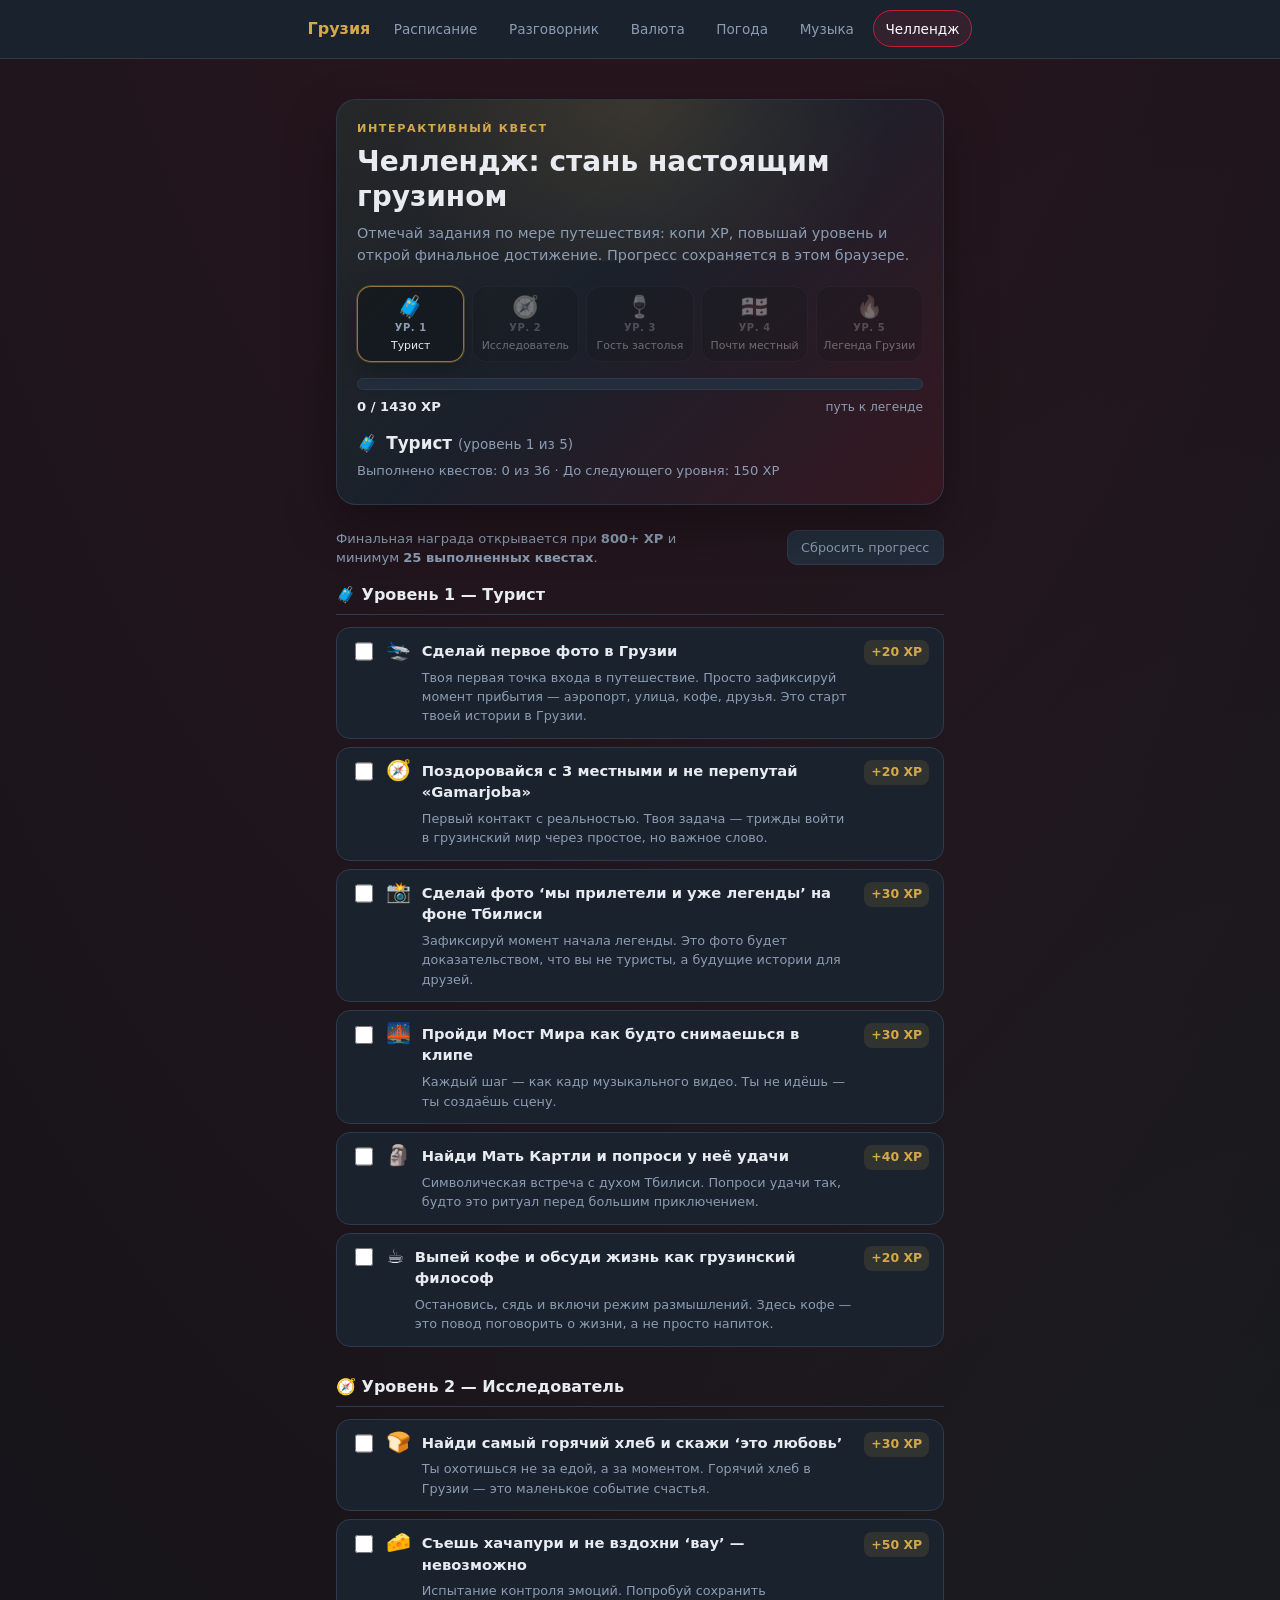
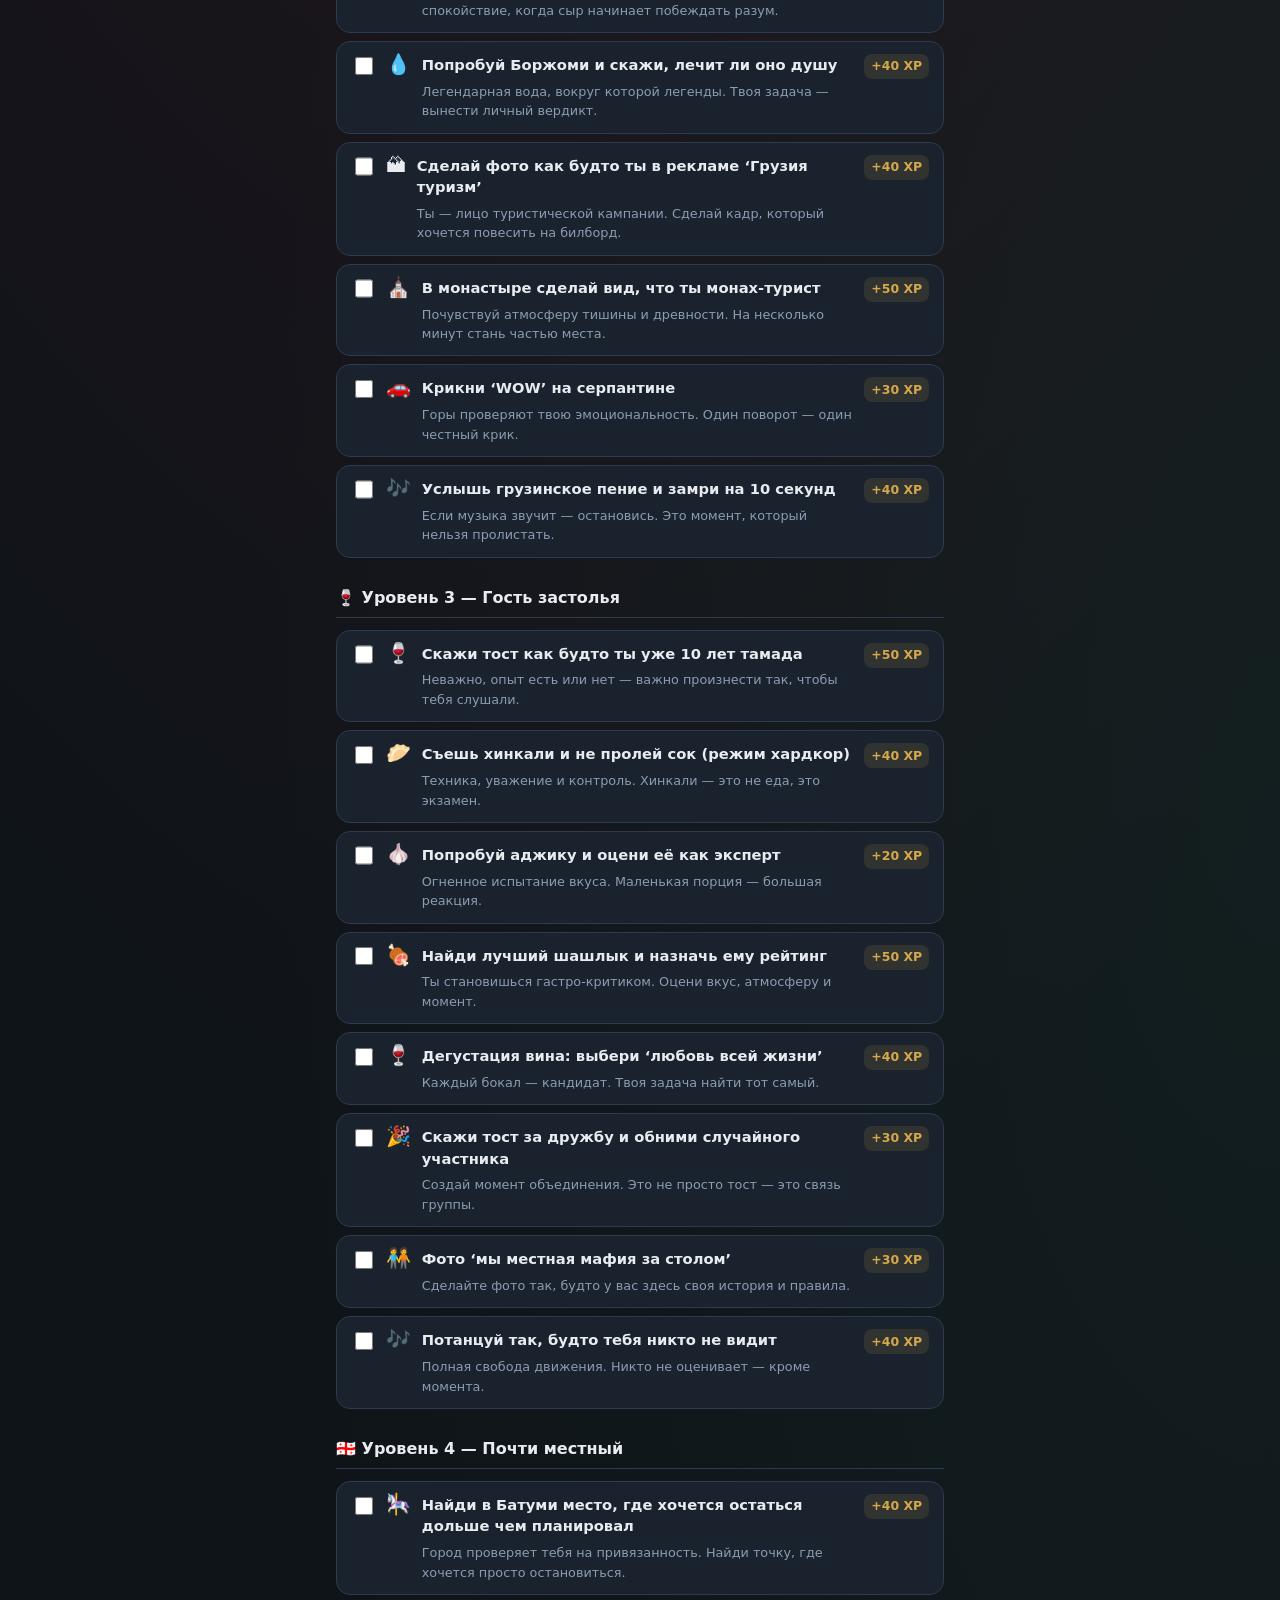
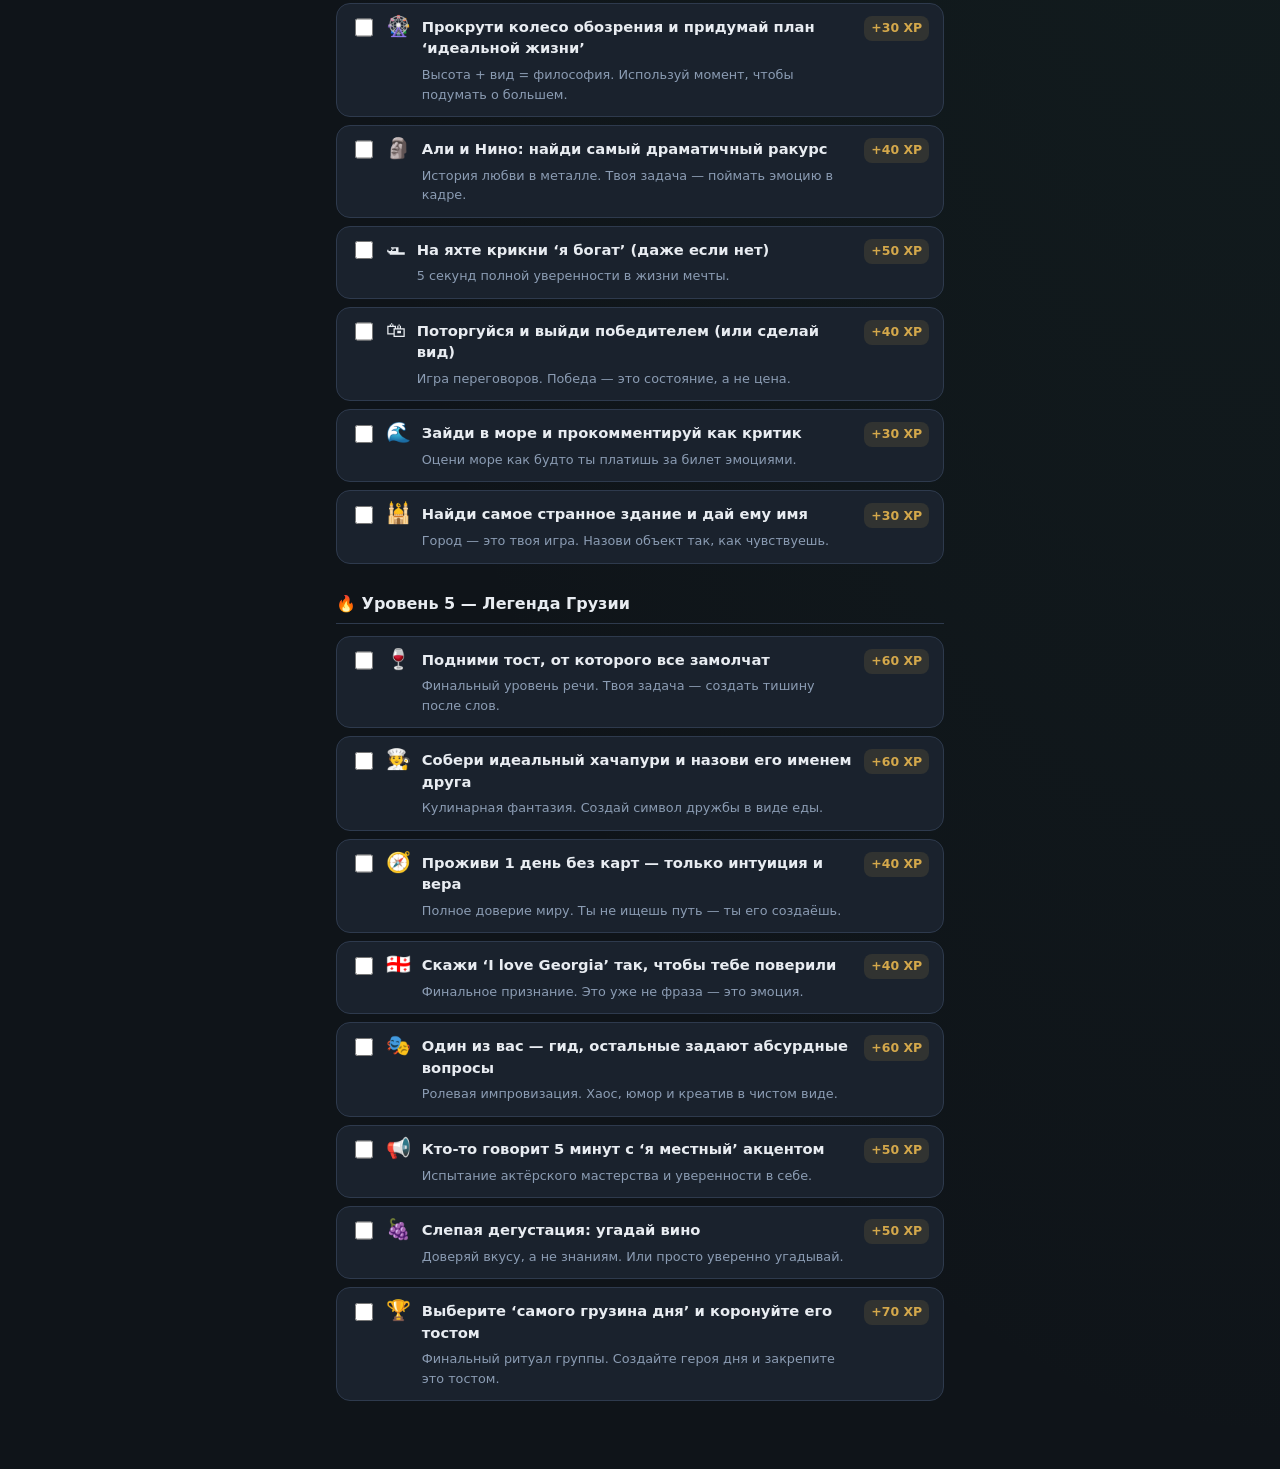
<file: challenge.html>
<!DOCTYPE html>
<html lang="ru">
<head>
  <meta charset="UTF-8" />
  <meta name="viewport" content="width=device-width, initial-scale=1" />
  <title>Челлендж — Грузия</title>
  <link rel="stylesheet" href="css/common.css" />
  <style>
    .challenge-page {
      max-width: 640px;
      margin: 0 auto;
      padding-bottom: 2.5rem;
    }

    .challenge-hero {
      margin: 1.25rem 0 1.5rem;
      padding: 1.35rem 1.25rem 1.4rem;
      border-radius: 20px;
      background: linear-gradient(
        135deg,
        rgba(45, 106, 79, 0.22) 0%,
        rgba(26, 34, 45, 0.92) 45%,
        rgba(196, 30, 58, 0.12) 100%
      );
      border: 1px solid rgba(46, 58, 77, 0.9);
      box-shadow: 0 20px 50px rgba(0, 0, 0, 0.35);
      position: relative;
      overflow: hidden;
    }

    .challenge-hero::before {
      content: "";
      position: absolute;
      inset: -40% -20% auto;
      height: 80%;
      background: radial-gradient(
        circle,
        rgba(212, 168, 75, 0.15) 0%,
        transparent 55%
      );
      pointer-events: none;
    }

    .challenge-hero-inner {
      position: relative;
      z-index: 1;
    }

    .challenge-kicker {
      margin: 0 0 0.35rem;
      font-size: 0.7rem;
      font-weight: 700;
      letter-spacing: 0.14em;
      text-transform: uppercase;
      color: var(--gold);
    }

    .challenge-hero h1 {
      margin: 0 0 0.5rem;
      font-size: clamp(1.35rem, 4.5vw, 1.75rem);
      font-weight: 700;
      line-height: 1.25;
    }

    .challenge-hero-lead {
      margin: 0;
      font-size: 0.9rem;
      color: var(--muted);
      line-height: 1.55;
    }

    .challenge-badges {
      display: grid;
      grid-template-columns: repeat(5, 1fr);
      gap: 0.45rem;
      margin: 1.25rem 0 1rem;
    }

    @media (max-width: 520px) {
      .challenge-badges {
        grid-template-columns: repeat(3, 1fr);
      }
    }

    .challenge-badge {
      display: flex;
      flex-direction: column;
      align-items: center;
      text-align: center;
      gap: 0.2rem;
      padding: 0.55rem 0.35rem;
      border-radius: 14px;
      background: rgba(15, 20, 25, 0.55);
      border: 1px solid rgba(46, 58, 77, 0.65);
      opacity: 0.38;
      filter: grayscale(0.85);
      transition: opacity 0.25s, filter 0.25s, border-color 0.25s, box-shadow 0.25s;
    }

    .challenge-badge.is-unlocked {
      opacity: 1;
      filter: none;
    }

    .challenge-badge.is-current {
      border-color: rgba(212, 168, 75, 0.65);
      box-shadow: 0 0 0 1px rgba(212, 168, 75, 0.25), 0 8px 24px rgba(0, 0, 0, 0.25);
    }

    .challenge-badge-emoji {
      font-size: 1.35rem;
      line-height: 1;
    }

    .challenge-badge-title {
      font-size: 0.62rem;
      font-weight: 700;
      letter-spacing: 0.06em;
      text-transform: uppercase;
      color: var(--muted);
    }

    .challenge-badge-name {
      font-size: 0.68rem;
      line-height: 1.25;
      color: var(--text);
    }

    .challenge-xp-wrap {
      margin-top: 0.25rem;
    }

    .challenge-xp-bar {
      height: 12px;
      border-radius: 999px;
      background: var(--surface2);
      border: 1px solid var(--border);
      overflow: hidden;
    }

    .challenge-xp-bar-fill {
      height: 100%;
      width: 0%;
      border-radius: inherit;
      background: linear-gradient(90deg, var(--green), var(--gold) 55%, #e8b84a);
      box-shadow: 0 0 20px rgba(212, 168, 75, 0.35);
      transition: width 0.45s cubic-bezier(0.33, 1, 0.68, 1);
    }

    .challenge-xp-label {
      display: flex;
      justify-content: space-between;
      align-items: baseline;
      margin: 0.45rem 0 0;
      font-size: 0.82rem;
      font-weight: 600;
      color: var(--text);
    }

    .challenge-xp-label span:last-child {
      font-size: 0.76rem;
      font-weight: 500;
      color: var(--muted);
    }

    .challenge-level-title {
      margin: 0.85rem 0 0;
      font-size: 1.05rem;
      font-weight: 600;
    }

    .challenge-level-emoji {
      margin-right: 0.15rem;
    }

    .challenge-level-num {
      font-weight: 500;
      font-size: 0.85rem;
      color: var(--muted);
    }

    .challenge-stats {
      margin: 0.35rem 0 0;
      font-size: 0.82rem;
      color: var(--muted);
    }

    .challenge-legend-card {
      margin: 1.25rem 0 0;
      padding: 1.1rem 1.15rem;
      border-radius: 16px;
      background: linear-gradient(
        145deg,
        rgba(212, 168, 75, 0.18) 0%,
        rgba(196, 30, 58, 0.12) 100%
      );
      border: 1px solid rgba(212, 168, 75, 0.45);
      text-align: center;
    }

    .challenge-legend-card[hidden] {
      display: none !important;
    }

    .challenge-legend-card h2 {
      margin: 0 0 0.35rem;
      font-size: 1.2rem;
    }

    .challenge-legend-card p {
      margin: 0;
      font-size: 0.86rem;
      color: var(--muted);
      line-height: 1.5;
    }

    .challenge-toolbar {
      display: flex;
      flex-wrap: wrap;
      align-items: center;
      justify-content: space-between;
      gap: 0.65rem;
      margin: 1.5rem 0 1rem;
    }

    .challenge-toolbar p {
      margin: 0;
      font-size: 0.82rem;
      color: var(--muted);
      max-width: 22rem;
      line-height: 1.45;
    }

    .challenge-reset {
      font: inherit;
      font-size: 0.8rem;
      padding: 0.45rem 0.85rem;
      border-radius: 10px;
      border: 1px solid var(--border);
      background: var(--surface2);
      color: var(--muted);
      cursor: pointer;
      transition: color 0.15s, border-color 0.15s, background 0.15s;
    }

    .challenge-reset:hover {
      color: var(--text);
      border-color: var(--accent);
      background: var(--accent-dim);
    }

    .challenge-section {
      margin-bottom: 1.75rem;
    }

    .challenge-section-title {
      margin: 0 0 0.75rem;
      font-size: 1rem;
      font-weight: 700;
      padding-bottom: 0.45rem;
      border-bottom: 1px solid var(--border);
    }

    .challenge-quest-ul {
      list-style: none;
      margin: 0;
      padding: 0;
      display: flex;
      flex-direction: column;
      gap: 0.5rem;
    }

    .challenge-quest-item {
      margin: 0;
    }

    .challenge-quest-label {
      display: flex;
      align-items: flex-start;
      gap: 0.65rem;
      padding: 0.75rem 0.85rem;
      border-radius: 14px;
      background: var(--surface);
      border: 1px solid var(--border);
      cursor: pointer;
      transition: border-color 0.2s, background 0.2s, box-shadow 0.2s;
    }

    .challenge-quest-label:hover {
      border-color: rgba(212, 168, 75, 0.35);
    }

    .challenge-quest-cb {
      width: 1.15rem;
      height: 1.15rem;
      margin-top: 0.15rem;
      flex-shrink: 0;
      accent-color: var(--gold);
      cursor: pointer;
    }

    .challenge-quest-emoji {
      font-size: 1.25rem;
      line-height: 1;
      flex-shrink: 0;
    }

    .challenge-quest-body {
      flex: 1;
      min-width: 0;
      display: flex;
      flex-direction: column;
      gap: 0.4rem;
    }

    .challenge-quest-title {
      font-size: 0.92rem;
      line-height: 1.45;
      font-weight: 600;
    }

    .challenge-quest-desc {
      font-size: 0.8rem;
      line-height: 1.52;
      color: var(--muted);
    }

    .challenge-quest-xp {
      flex-shrink: 0;
      font-size: 0.78rem;
      font-weight: 700;
      color: var(--gold);
      padding: 0.2rem 0.45rem;
      border-radius: 8px;
      background: var(--gold-dim);
    }

    .challenge-quest-label:has(.challenge-quest-cb:checked) .challenge-quest-title,
    .challenge-quest-label:has(.challenge-quest-cb:checked) .challenge-quest-desc,
    .challenge-quest-label:has(.challenge-quest-cb:checked) .challenge-quest-emoji {
      opacity: 0.72;
    }

    .challenge-quest-label:has(.challenge-quest-cb:checked) {
      background: rgba(45, 106, 79, 0.12);
      border-color: rgba(45, 106, 79, 0.35);
    }
  </style>
</head>
<body>
  <nav class="site-nav" aria-label="Разделы сайта">
    <a class="brand" href="index.html">Грузия</a>
    <div class="nav-links">
      <a href="index.html">Расписание</a>
      <a href="razgovornik.html">Разговорник</a>
      <a href="converter.html">Валюта</a>
      <a href="pogoda.html">Погода</a>
      <a href="music.html">Музыка</a>
      <a href="challenge.html" aria-current="page">Челлендж</a>
    </div>
  </nav>
  <div class="wrap challenge-page">
    <div class="challenge-hero">
      <div class="challenge-hero-inner">
        <p class="challenge-kicker">Интерактивный квест</p>
        <h1>Челлендж: стань настоящим грузином</h1>
        <p class="challenge-hero-lead">
          Отмечай задания по мере путешествия: копи XP, повышай уровень и открой финальное достижение.
          Прогресс сохраняется в этом браузере.
        </p>
        <div id="challenge-badges" class="challenge-badges" aria-label="Уровни"></div>
        <div class="challenge-xp-wrap">
          <div class="challenge-xp-bar" role="progressbar" aria-valuemin="0" aria-valuemax="1430" aria-labelledby="challenge-xp-label-text">
            <div id="challenge-xp-bar-fill" class="challenge-xp-bar-fill"></div>
          </div>
          <p class="challenge-xp-label" id="challenge-xp-label-text">
            <span id="challenge-xp-label">0 / 1430 XP</span>
            <span>путь к легенде</span>
          </p>
        </div>
        <p id="challenge-level-title" class="challenge-level-title">—</p>
        <p id="challenge-stats" class="challenge-stats"></p>
        <div id="challenge-legend-card" class="challenge-legend-card" hidden>
          <h2>🔥 Ты — легенда Грузии</h2>
          <p>800+ XP и не меньше 25 квестов — ты прошёл путь от туриста до своего.</p>
        </div>
      </div>
    </div>

    <div class="challenge-toolbar">
      <p>
        Финальная награда открывается при <strong>800+ XP</strong> и минимум <strong>25 выполненных квестах</strong>.
      </p>
      <button type="button" class="challenge-reset" id="challenge-reset">Сбросить прогресс</button>
    </div>

    <div id="challenge-quest-list"></div>
  </div>

  <script src="challenge-data.js"></script>
  <script src="challenge-page.js"></script>
  <script src="register-sw.js"></script>
</body>
</html>
</file>
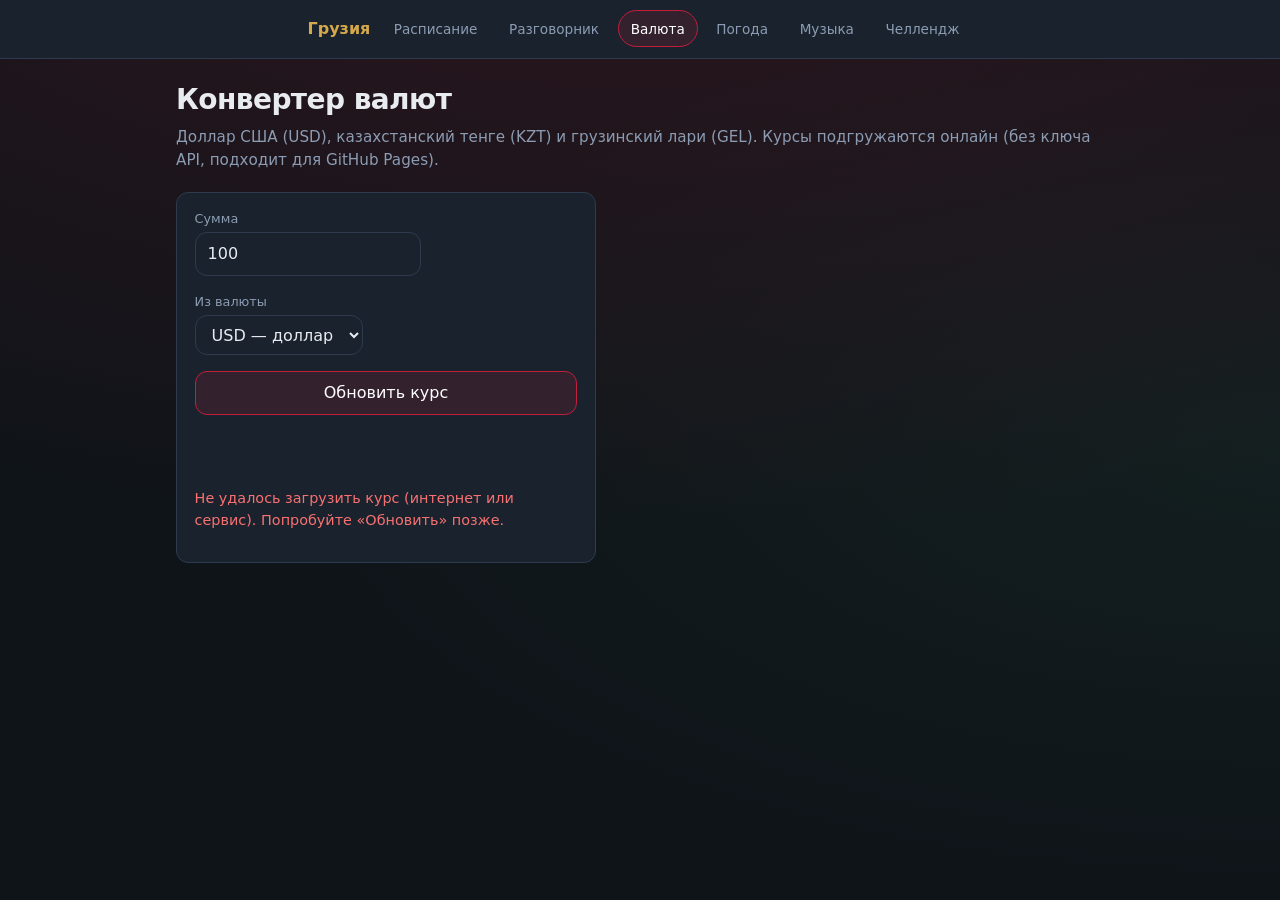
<file: converter.html>
<!DOCTYPE html>
<html lang="ru">
<head>
  <meta charset="UTF-8" />
  <meta name="viewport" content="width=device-width, initial-scale=1" />
  <title>Конвертер валют — Грузия</title>
  <link rel="stylesheet" href="css/common.css" />
  <style>
    .conv-grid {
      display: grid;
      gap: 1rem;
      max-width: 420px;
    }

    .conv-row label {
      display: block;
      font-size: 0.8rem;
      color: var(--muted);
      margin-bottom: 0.25rem;
    }

    .conv-out {
      margin-top: 1.25rem;
      padding: 1rem;
      background: var(--surface2);
      border-radius: var(--radius);
      border: 1px solid var(--border);
    }

    .conv-out p {
      margin: 0.35rem 0;
      font-size: 1rem;
    }

    .conv-out strong {
      color: var(--gold);
    }
  </style>
</head>
<body>
  <nav class="site-nav" aria-label="Разделы сайта">
    <a class="brand" href="index.html">Грузия</a>
    <div class="nav-links">
      <a href="index.html">Расписание</a>
      <a href="razgovornik.html">Разговорник</a>
      <a href="converter.html" aria-current="page">Валюта</a>
      <a href="pogoda.html">Погода</a>
      <a href="music.html">Музыка</a>
      <a href="challenge.html">Челлендж</a>
    </div>
  </nav>
  <div class="wrap">
    <header>
      <h1 class="page-h1">Конвертер валют</h1>
      <p class="page-lead">
        Доллар США (USD), казахстанский тенге (KZT) и грузинский лари (GEL). Курсы подгружаются онлайн (без ключа API, подходит для GitHub Pages).
      </p>
    </header>

    <div class="card conv-grid">
      <div class="conv-row">
        <label for="amount">Сумма</label>
        <input type="number" id="amount" value="100" min="0" step="any" inputmode="decimal" />
      </div>
      <div class="conv-row">
        <label for="from">Из валюты</label>
        <select id="from">
          <option value="USD">USD — доллар</option>
          <option value="GEL">GEL — лари</option>
          <option value="KZT">KZT — тенге</option>
        </select>
      </div>
      <button type="button" class="btn btn-primary" id="refresh">Обновить курс</button>
      <p class="muted" id="rateDate"></p>
      <p class="err" id="rateErr" hidden></p>
    </div>

    <div class="conv-out" id="results" hidden>
      <p><strong>USD:</strong> <span id="outUsd">—</span></p>
      <p><strong>GEL:</strong> <span id="outGel">—</span></p>
      <p><strong>KZT:</strong> <span id="outKzt">—</span></p>
    </div>
  </div>

  <script>
    (function () {
      const API = "https://latest.currency-api.pages.dev/v1/currencies/usd.json";
      const RATES_LS = "gruzia-rates-v1";
      let gelPerUsd = null;
      let kztPerUsd = null;

      const amountEl = document.getElementById("amount");
      const fromEl = document.getElementById("from");
      const refreshBtn = document.getElementById("refresh");
      const rateDateEl = document.getElementById("rateDate");
      const rateErrEl = document.getElementById("rateErr");
      const resultsEl = document.getElementById("results");
      const outUsd = document.getElementById("outUsd");
      const outGel = document.getElementById("outGel");
      const outKzt = document.getElementById("outKzt");

      function fmt(n) {
        if (!isFinite(n)) return "—";
        if (Math.abs(n) >= 1000) return n.toLocaleString("ru-RU", { maximumFractionDigits: 2 });
        return n.toLocaleString("ru-RU", { minimumFractionDigits: 2, maximumFractionDigits: 2 });
      }

      function toUsd(amount, code) {
        if (code === "USD") return amount;
        if (code === "GEL") return amount / gelPerUsd;
        if (code === "KZT") return amount / kztPerUsd;
        return NaN;
      }

      function compute() {
        if (gelPerUsd == null || kztPerUsd == null) return;
        const raw = parseFloat(String(amountEl.value).replace(",", "."), 10);
        const amt = isFinite(raw) ? raw : 0;
        const from = fromEl.value;
        const usd = toUsd(amt, from);
        const gel = usd * gelPerUsd;
        const kzt = usd * kztPerUsd;
        outUsd.textContent = fmt(usd) + " $";
        outGel.textContent = fmt(gel) + " ₾";
        outKzt.textContent = fmt(kzt) + " ₸";
        resultsEl.hidden = false;
      }

      function loadRatesFromStorage() {
        try {
          const raw = localStorage.getItem(RATES_LS);
          if (!raw) return false;
          const o = JSON.parse(raw);
          if (o.gel == null || o.kzt == null) return false;
          gelPerUsd = Number(o.gel);
          kztPerUsd = Number(o.kzt);
          rateDateEl.textContent =
            "Офлайн — сохранённые курсы от " +
            (o.savedAt || "—") +
            " (API за " +
            (o.apiDate || "—") +
            "): 1 USD = " +
            fmt(gelPerUsd) +
            " GEL, 1 USD = " +
            fmt(kztPerUsd) +
            " KZT";
          rateErrEl.hidden = true;
          compute();
          return true;
        } catch (e) {
          return false;
        }
      }

      async function loadRates() {
        rateErrEl.hidden = true;
        rateErrEl.textContent = "";
        rateDateEl.textContent = "Загрузка…";
        try {
          const r = await fetch(API);
          if (!r.ok) throw new Error("HTTP " + r.status);
          const j = await r.json();
          const u = j.usd || j.USD;
          if (!u || u.gel == null || u.kzt == null) throw new Error("Нет полей gel/kzt");
          gelPerUsd = Number(u.gel);
          kztPerUsd = Number(u.kzt);
          rateDateEl.textContent =
            "Данные API за " + (j.date || "—") + ": 1 USD = " + fmt(gelPerUsd) + " GEL, 1 USD = " + fmt(kztPerUsd) + " KZT";
          try {
            localStorage.setItem(
              RATES_LS,
              JSON.stringify({
                gel: gelPerUsd,
                kzt: kztPerUsd,
                apiDate: j.date || "",
                savedAt: new Date().toLocaleString("ru-RU", {
                  dateStyle: "short",
                  timeStyle: "short",
                }),
              })
            );
          } catch (e) {
            /* ignore */
          }
          compute();
        } catch (e) {
          if (!loadRatesFromStorage()) {
            gelPerUsd = null;
            kztPerUsd = null;
            rateDateEl.textContent = "";
            rateErrEl.hidden = false;
            rateErrEl.textContent =
              "Не удалось загрузить курс (интернет или сервис). Попробуйте «Обновить» позже.";
            resultsEl.hidden = true;
          } else {
            rateErrEl.hidden = false;
            rateErrEl.textContent =
              "Нет сети — показаны последние сохранённые курсы. Подключите интернет и нажмите «Обновить курс».";
          }
        }
      }

      amountEl.addEventListener("input", compute);
      fromEl.addEventListener("change", compute);
      refreshBtn.addEventListener("click", loadRates);
      loadRates();
    })();
  </script>
  <script src="register-sw.js"></script>
</body>
</html>
</file>
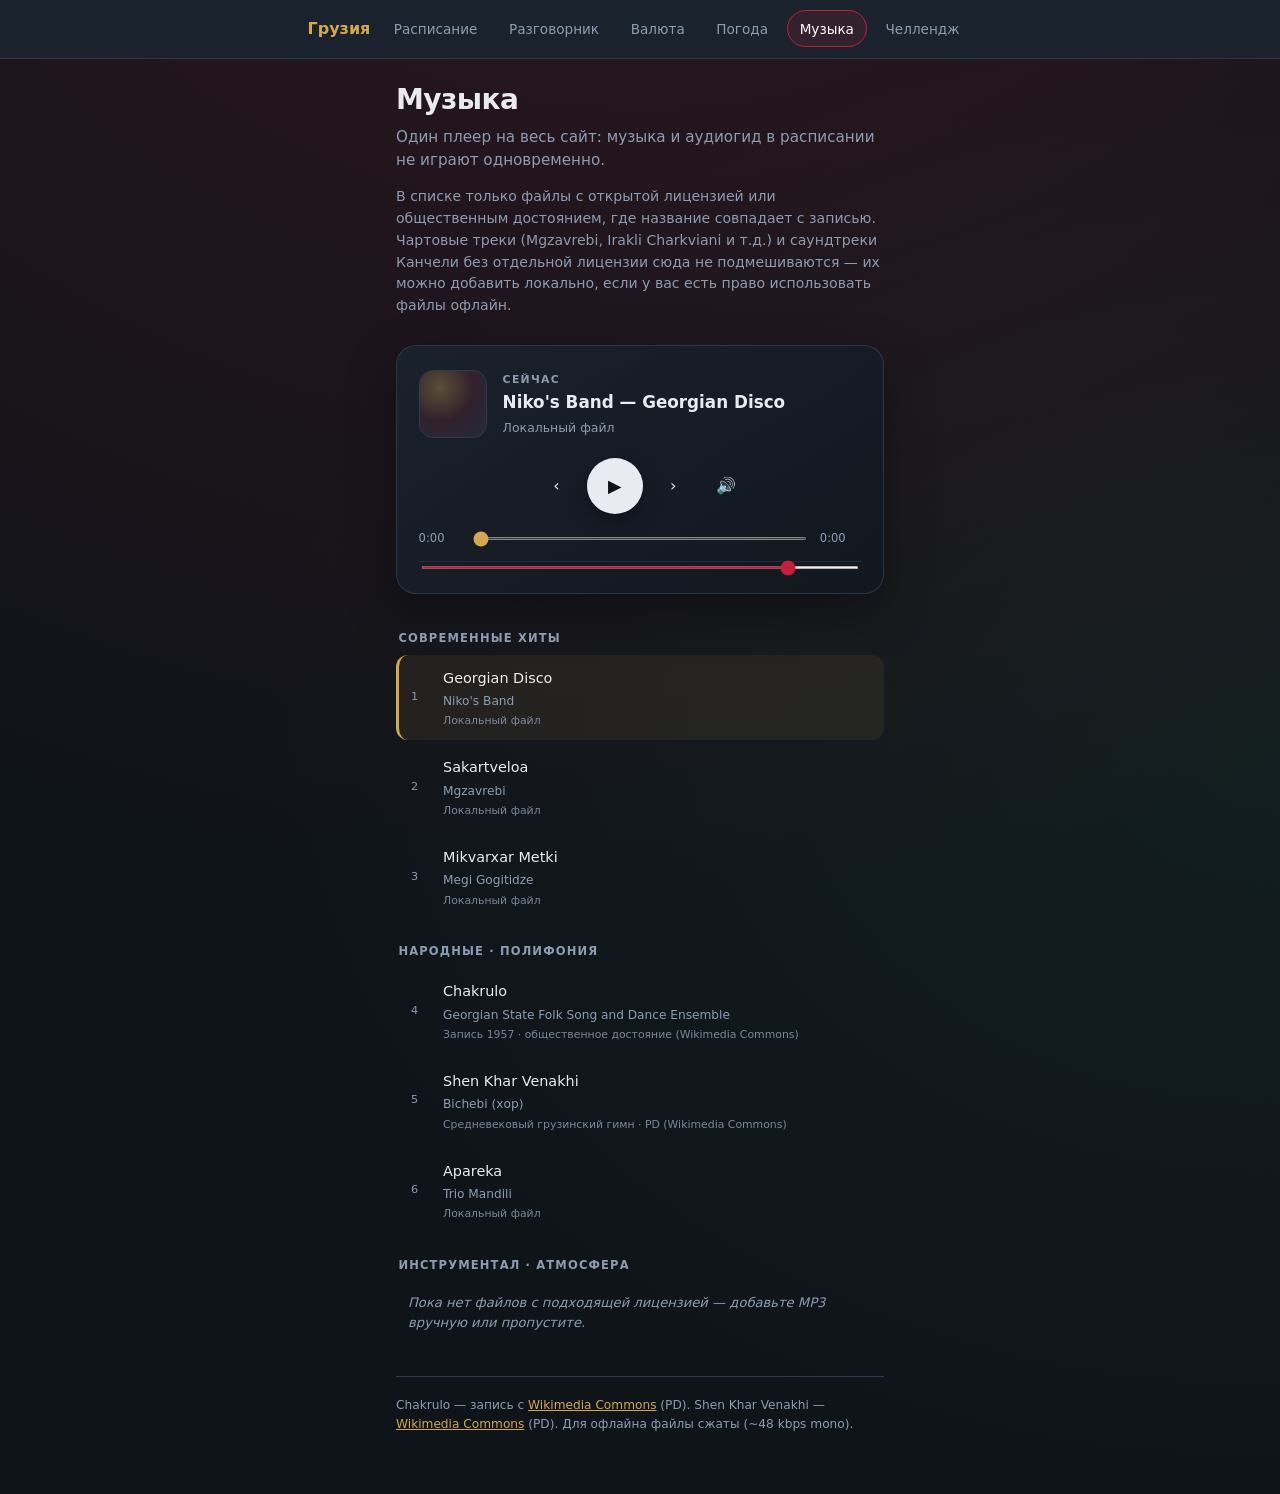
<file: music.html>
<!DOCTYPE html>
<html lang="ru">
<head>
  <meta charset="UTF-8" />
  <meta name="viewport" content="width=device-width, initial-scale=1" />
  <title>Музыка — Грузия</title>
  <link rel="stylesheet" href="css/common.css" />
  <style>
    .music-page {
      max-width: 520px;
      margin: 0 auto;
    }

    .music-lead-note {
      font-size: 0.88rem;
      color: var(--muted);
      line-height: 1.55;
      margin-top: -0.35rem;
    }

    /* Плеер */
    .music-dock {
      margin: 1.75rem 0 2.25rem;
      padding: 1.5rem 1.35rem 1.35rem;
      border-radius: 20px;
      background: linear-gradient(
        145deg,
        rgba(26, 34, 45, 0.95) 0%,
        rgba(18, 24, 32, 0.98) 100%
      );
      border: 1px solid rgba(46, 58, 77, 0.85);
      box-shadow: 0 18px 48px rgba(0, 0, 0, 0.35);
    }

    .music-dock-top {
      display: flex;
      align-items: center;
      gap: 1rem;
      margin-bottom: 1.25rem;
    }

    .music-dock-visual {
      width: 4.25rem;
      height: 4.25rem;
      border-radius: 14px;
      flex-shrink: 0;
      background: radial-gradient(
        circle at 30% 25%,
        rgba(212, 168, 75, 0.35),
        rgba(196, 30, 58, 0.15) 50%,
        var(--surface2) 100%
      );
      border: 1px solid var(--border);
    }

    .music-dock-text {
      min-width: 0;
      flex: 1;
    }

    .music-dock-label {
      margin: 0 0 0.2rem;
      font-size: 0.68rem;
      font-weight: 600;
      letter-spacing: 0.12em;
      text-transform: uppercase;
      color: var(--muted);
    }

    .music-dock-title {
      margin: 0;
      font-size: 1.05rem;
      font-weight: 600;
      line-height: 1.35;
      color: var(--text);
      white-space: nowrap;
      overflow: hidden;
      text-overflow: ellipsis;
    }

    .music-dock-meta {
      margin: 0.3rem 0 0;
      font-size: 0.78rem;
      color: var(--muted);
      line-height: 1.4;
      display: -webkit-box;
      -webkit-line-clamp: 2;
      -webkit-box-orient: vertical;
      overflow: hidden;
    }

    .music-dock-transport {
      display: flex;
      align-items: center;
      justify-content: center;
      gap: 0.65rem;
      margin-bottom: 1rem;
    }

    .music-dock-transport button {
      font: inherit;
      cursor: pointer;
      border: none;
      background: transparent;
      color: var(--text);
      display: flex;
      align-items: center;
      justify-content: center;
      transition: color 0.15s, transform 0.12s;
    }

    .music-dock-transport button:active {
      transform: scale(0.94);
    }

    .music-skip {
      width: 2.5rem;
      height: 2.5rem;
      border-radius: 50%;
      color: var(--muted);
      font-size: 1.35rem;
      line-height: 1;
    }

    .music-skip:hover {
      color: var(--gold);
    }

    #music-btn-play {
      width: 3.5rem;
      height: 3.5rem;
      border-radius: 50%;
      background: var(--text);
      color: var(--bg);
      font-size: 1.1rem;
      box-shadow: 0 6px 20px rgba(0, 0, 0, 0.35);
    }

    #music-btn-play:hover {
      filter: brightness(1.08);
    }

    #music-btn-mute {
      width: 2.25rem;
      height: 2.25rem;
      border-radius: 10px;
      color: var(--muted);
      font-size: 1rem;
      margin-left: 0.25rem;
    }

    #music-btn-mute:hover {
      color: var(--gold);
    }

    .music-dock-scrub {
      display: flex;
      align-items: center;
      gap: 0.65rem;
      margin-bottom: 0.85rem;
    }

    .music-dock-scrub input[type="range"] {
      flex: 1;
      height: 3px;
      accent-color: var(--gold);
      border-radius: 2px;
    }

    .music-dock-time {
      font-size: 0.72rem;
      font-variant-numeric: tabular-nums;
      color: var(--muted);
      min-width: 2.6rem;
    }

    .music-dock-volume {
      display: flex;
      align-items: center;
      gap: 0.5rem;
      padding-top: 0.15rem;
      border-top: 1px solid rgba(46, 58, 77, 0.6);
    }

    .music-dock-volume input[type="range"] {
      flex: 1;
      max-width: none;
      height: 3px;
      accent-color: rgba(196, 30, 58, 0.85);
    }

    /* Список */
    .music-section {
      margin-bottom: 1.5rem;
    }

    .music-section-title {
      font-size: 0.72rem;
      font-weight: 600;
      letter-spacing: 0.1em;
      text-transform: uppercase;
      color: var(--muted);
      margin: 0 0 0.5rem;
      padding-left: 0.15rem;
    }

    ul.music-tracks {
      list-style: none;
      margin: 0;
      padding: 0;
    }

    .music-track-row {
      width: 100%;
      display: flex;
      align-items: center;
      gap: 0.75rem;
      padding: 0.65rem 0.75rem;
      margin-bottom: 0.3rem;
      border: none;
      border-radius: 12px;
      background: transparent;
      color: inherit;
      font: inherit;
      text-align: left;
      cursor: pointer;
      border-left: 3px solid transparent;
      transition: background 0.15s, border-color 0.15s;
    }

    .music-track-row:hover {
      background: rgba(35, 45, 59, 0.55);
    }

    .music-track-row.is-active {
      background: rgba(212, 168, 75, 0.08);
      border-left-color: var(--gold);
    }

    .music-track-num {
      font-size: 0.7rem;
      font-variant-numeric: tabular-nums;
      color: var(--muted);
      width: 1.25rem;
      flex-shrink: 0;
    }

    .music-track-body {
      flex: 1;
      min-width: 0;
    }

    .music-track-title {
      font-size: 0.9rem;
      font-weight: 500;
      color: var(--text);
      line-height: 1.35;
    }

    .music-track-artist {
      font-size: 0.76rem;
      color: var(--muted);
      margin-top: 0.15rem;
    }

    .music-track-credit {
      font-size: 0.68rem;
      color: var(--muted);
      opacity: 0.85;
      margin-top: 0.2rem;
    }

    .music-empty-cat {
      font-size: 0.82rem;
      color: var(--muted);
      padding: 0.35rem 0.75rem 0.75rem;
      font-style: italic;
    }

    .music-attrib {
      font-size: 0.76rem;
      color: var(--muted);
      line-height: 1.55;
      margin-top: 2rem;
      padding-top: 1.15rem;
      border-top: 1px solid var(--border);
    }

    .music-attrib a {
      color: var(--gold);
    }
  </style>
</head>
<body>
  <nav class="site-nav" aria-label="Разделы сайта">
    <a class="brand" href="index.html">Грузия</a>
    <div class="nav-links">
      <a href="index.html">Расписание</a>
      <a href="razgovornik.html">Разговорник</a>
      <a href="converter.html">Валюта</a>
      <a href="pogoda.html">Погода</a>
      <a href="music.html" aria-current="page">Музыка</a>
      <a href="challenge.html">Челлендж</a>
    </div>
  </nav>
  <div class="wrap music-page">
    <header>
      <h1 class="page-h1">Музыка</h1>
      <p class="page-lead">
        Один плеер на весь сайт: музыка и аудиогид в расписании не играют одновременно.
      </p>
      <p class="music-lead-note">
        В списке только файлы с открытой лицензией или общественным достоянием, где название совпадает с записью.
        Чартовые треки (Mgzavrebi, Irakli Charkviani и т.д.) и саундтреки Канчели без отдельной лицензии сюда не подмешиваются —
        их можно добавить локально, если у вас есть право использовать файлы офлайн.
      </p>
    </header>

    <div class="music-dock">
      <div class="music-dock-top">
        <div class="music-dock-visual" aria-hidden="true"></div>
        <div class="music-dock-text">
          <p class="music-dock-label">Сейчас</p>
          <h2 class="music-dock-title" id="music-now-title">—</h2>
          <p class="music-dock-meta" id="music-now-credit"></p>
        </div>
      </div>
      <div class="music-dock-transport">
        <button type="button" id="music-btn-prev" class="music-skip" aria-label="Предыдущий трек">‹</button>
        <button type="button" id="music-btn-play" aria-label="Воспроизвести">▶</button>
        <button type="button" id="music-btn-next" class="music-skip" aria-label="Следующий трек">›</button>
        <button type="button" id="music-btn-mute" aria-label="Без звука">🔊</button>
      </div>
      <div class="music-dock-scrub">
        <span class="music-dock-time" id="music-time-current">0:00</span>
        <input type="range" id="music-progress" min="0" max="1000" value="0" step="1" aria-label="Прогресс" />
        <span class="music-dock-time" id="music-time-duration">0:00</span>
      </div>
      <div class="music-dock-volume">
        <span class="visually-hidden" id="music-vol-label">Громкость</span>
        <input type="range" id="music-volume" min="0" max="100" value="85" aria-labelledby="music-vol-label" />
      </div>
    </div>

    <div id="music-track-list"></div>

    <p class="music-attrib">
      Chakrulo — запись с
      <a href="https://commons.wikimedia.org/wiki/File:Chakrulo_(1957).ogg" rel="noopener noreferrer" target="_blank">Wikimedia Commons</a>
      (PD). Shen Khar Venakhi —
      <a href="https://commons.wikimedia.org/wiki/File:Shen_khar_venakhi1.ogg" rel="noopener noreferrer" target="_blank">Wikimedia Commons</a>
      (PD). Для офлайна файлы сжаты (~48&nbsp;kbps mono).
    </p>
  </div>

  <script src="site-audio.js"></script>
  <script src="music-data.js"></script>
  <script src="music-page.js"></script>
  <script src="register-sw.js"></script>
</body>
</html>
</file>
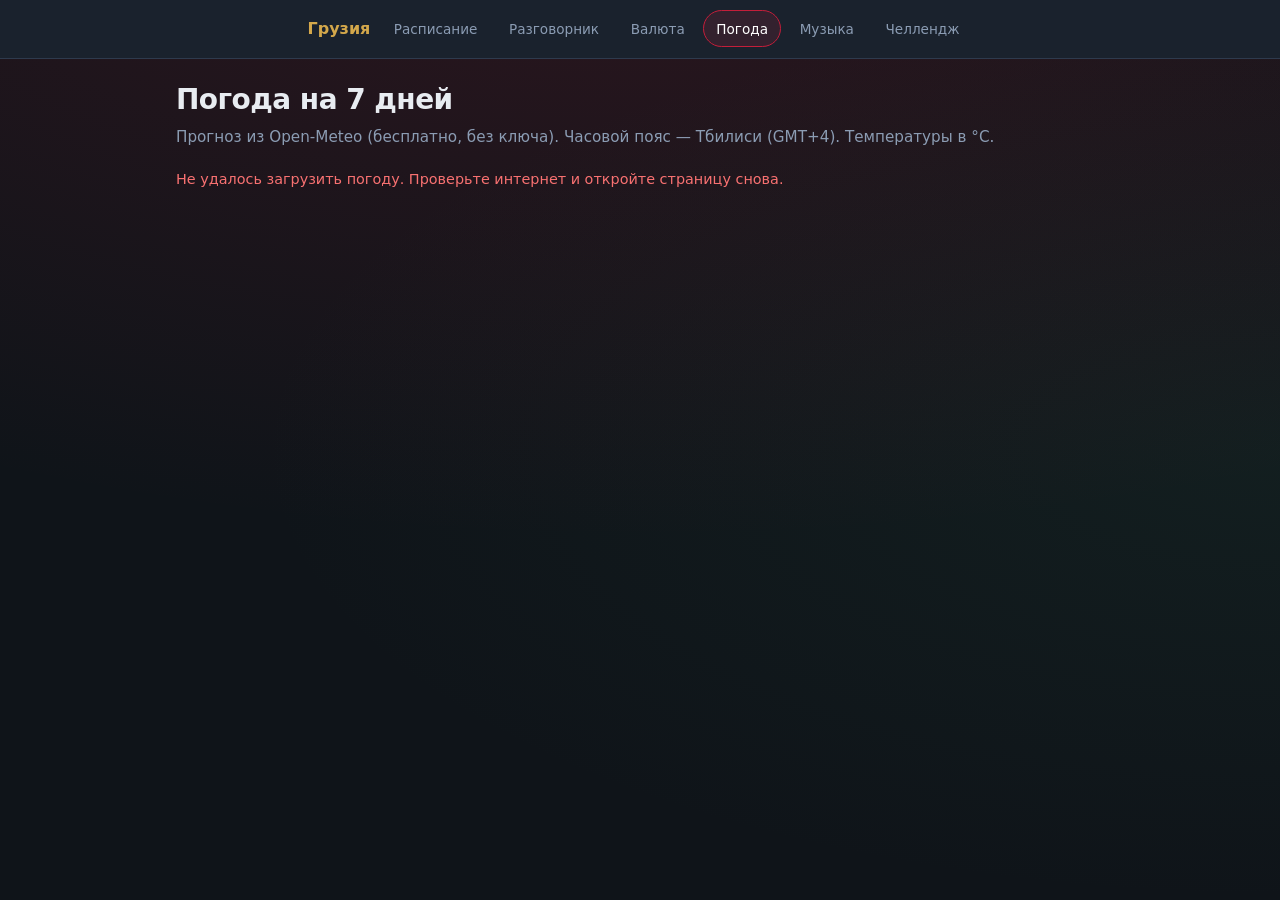
<file: pogoda.html>
<!DOCTYPE html>
<html lang="ru">
<head>
  <meta charset="UTF-8" />
  <meta name="viewport" content="width=device-width, initial-scale=1" />
  <title>Погода — Грузия</title>
  <link rel="stylesheet" href="css/common.css" />
  <style>
    .weather-cities {
      display: grid;
      gap: 1.25rem;
    }

    @media (min-width: 900px) {
      .weather-cities {
        grid-template-columns: repeat(3, 1fr);
      }
    }

    .city-card h2 {
      margin: 0 0 0.65rem;
      font-size: 1.05rem;
      color: var(--gold);
    }

    .city-table {
      width: 100%;
      border-collapse: collapse;
      font-size: 0.82rem;
    }

    .city-table th,
    .city-table td {
      border: 1px solid var(--border);
      padding: 0.4rem 0.45rem;
      text-align: left;
    }

    .city-table th {
      background: var(--surface2);
      color: var(--muted);
      font-weight: 600;
    }

    .temp {
      white-space: nowrap;
      font-variant-numeric: tabular-nums;
    }
  </style>
</head>
<body>
  <nav class="site-nav" aria-label="Разделы сайта">
    <a class="brand" href="index.html">Грузия</a>
    <div class="nav-links">
      <a href="index.html">Расписание</a>
      <a href="razgovornik.html">Разговорник</a>
      <a href="converter.html">Валюта</a>
      <a href="pogoda.html" aria-current="page">Погода</a>
      <a href="music.html">Музыка</a>
      <a href="challenge.html">Челлендж</a>
    </div>
  </nav>
  <div class="wrap">
    <header>
      <h1 class="page-h1">Погода на 7 дней</h1>
      <p class="page-lead">
        Прогноз из Open-Meteo (бесплатно, без ключа). Часовой пояс — Тбилиси (GMT+4). Температуры в °C.
      </p>
    </header>

    <p class="muted" id="wxStatus">Загрузка…</p>
    <p class="err" id="wxErr" hidden></p>
    <div class="weather-cities" id="wxRoot"></div>
  </div>

  <script>
    (function () {
      const WX_LS = "gruzia-weather-snapshot-v1";
      const CITIES = [
        { name: "Кутаиси", lat: 42.27, lon: 42.7 },
        { name: "Тбилиси", lat: 41.7151, lon: 44.8271 },
        { name: "Батуми", lat: 41.6428, lon: 41.6339 },
      ];

      function wmoRu(code) {
        const c = Number(code);
        if (c === 0) return "Ясно";
        if (c >= 1 && c <= 3) return "Облачно";
        if (c === 45 || c === 48) return "Туман";
        if (c >= 51 && c <= 57) return "Морось";
        if (c >= 61 && c <= 67) return "Дождь";
        if (c >= 71 && c <= 77) return "Снег";
        if (c >= 80 && c <= 82) return "Ливень";
        if (c >= 85 && c <= 86) return "Снегопад";
        if (c >= 95 && c <= 99) return "Гроза";
        return "—";
      }

      function buildUrl(lat, lon) {
        const p = new URLSearchParams({
          latitude: String(lat),
          longitude: String(lon),
          daily: "weather_code,temperature_2m_max,temperature_2m_min",
          forecast_days: "7",
          timezone: "Asia/Tbilisi",
        });
        return "https://api.open-meteo.com/v1/forecast?" + p.toString();
      }

      async function loadCity(city) {
        const url = buildUrl(city.lat, city.lon);
        const r = await fetch(url);
        if (!r.ok) throw new Error(city.name + ": " + r.status);
        const j = await r.json();
        const d = j.daily;
        if (!d || !d.time) throw new Error(city.name + ": нет данных");
        return { city: city.name, daily: d };
      }

      function renderRow(dateStr, code, tmax, tmin) {
        const dt = new Date(dateStr + "T12:00:00");
        const day = dt.toLocaleDateString("ru-RU", { weekday: "short", day: "numeric", month: "short" });
        return (
          "<tr><td>" +
          day +
          '</td><td class="temp">' +
          Math.round(tmin) +
          "…" +
          Math.round(tmax) +
          "°</td><td>" +
          wmoRu(code) +
          "</td></tr>"
        );
      }

      async function run() {
        const root = document.getElementById("wxRoot");
        const status = document.getElementById("wxStatus");
        const errEl = document.getElementById("wxErr");
        root.innerHTML = "";
        errEl.hidden = true;
        status.textContent = "Загрузка прогноза…";

        try {
          const results = await Promise.all(CITIES.map(loadCity));
          status.textContent =
            "Обновлено: " + new Date().toLocaleString("ru-RU", { dateStyle: "short", timeStyle: "short" });
          let builtHtml = "";
          results.forEach(function (res) {
            const d = res.daily;
            const n = d.time.length;
            let rows = "";
            for (let i = 0; i < n; i++) {
              rows += renderRow(d.time[i], d.weather_code[i], d.temperature_2m_max[i], d.temperature_2m_min[i]);
            }
            const card = document.createElement("section");
            card.className = "city-card card";
            card.innerHTML =
              "<h2>" +
              res.city +
              '</h2><table class="city-table"><thead><tr><th>День</th><th>Ночь…день</th><th></th></tr></thead><tbody>' +
              rows +
              "</tbody></table>";
            root.appendChild(card);
            builtHtml += card.outerHTML;
          });
          try {
            localStorage.setItem(
              WX_LS,
              JSON.stringify({
                status: status.textContent,
                html: builtHtml,
              })
            );
          } catch (e) {
            /* ignore */
          }
        } catch (e) {
          try {
            const raw = localStorage.getItem(WX_LS);
            if (raw) {
              const o = JSON.parse(raw);
              if (o.html) {
                root.innerHTML = o.html;
                status.textContent =
                  (o.status || "") +
                  " (офлайн — сохранённый прогноз)";
                errEl.hidden = true;
                return;
              }
            }
          } catch (x) {
            /* ignore */
          }
          status.textContent = "";
          errEl.hidden = false;
          errEl.textContent =
            "Не удалось загрузить погоду. Проверьте интернет и откройте страницу снова.";
        }
      }

      run();
    })();
  </script>
  <script src="register-sw.js"></script>
</body>
</html>
</file>
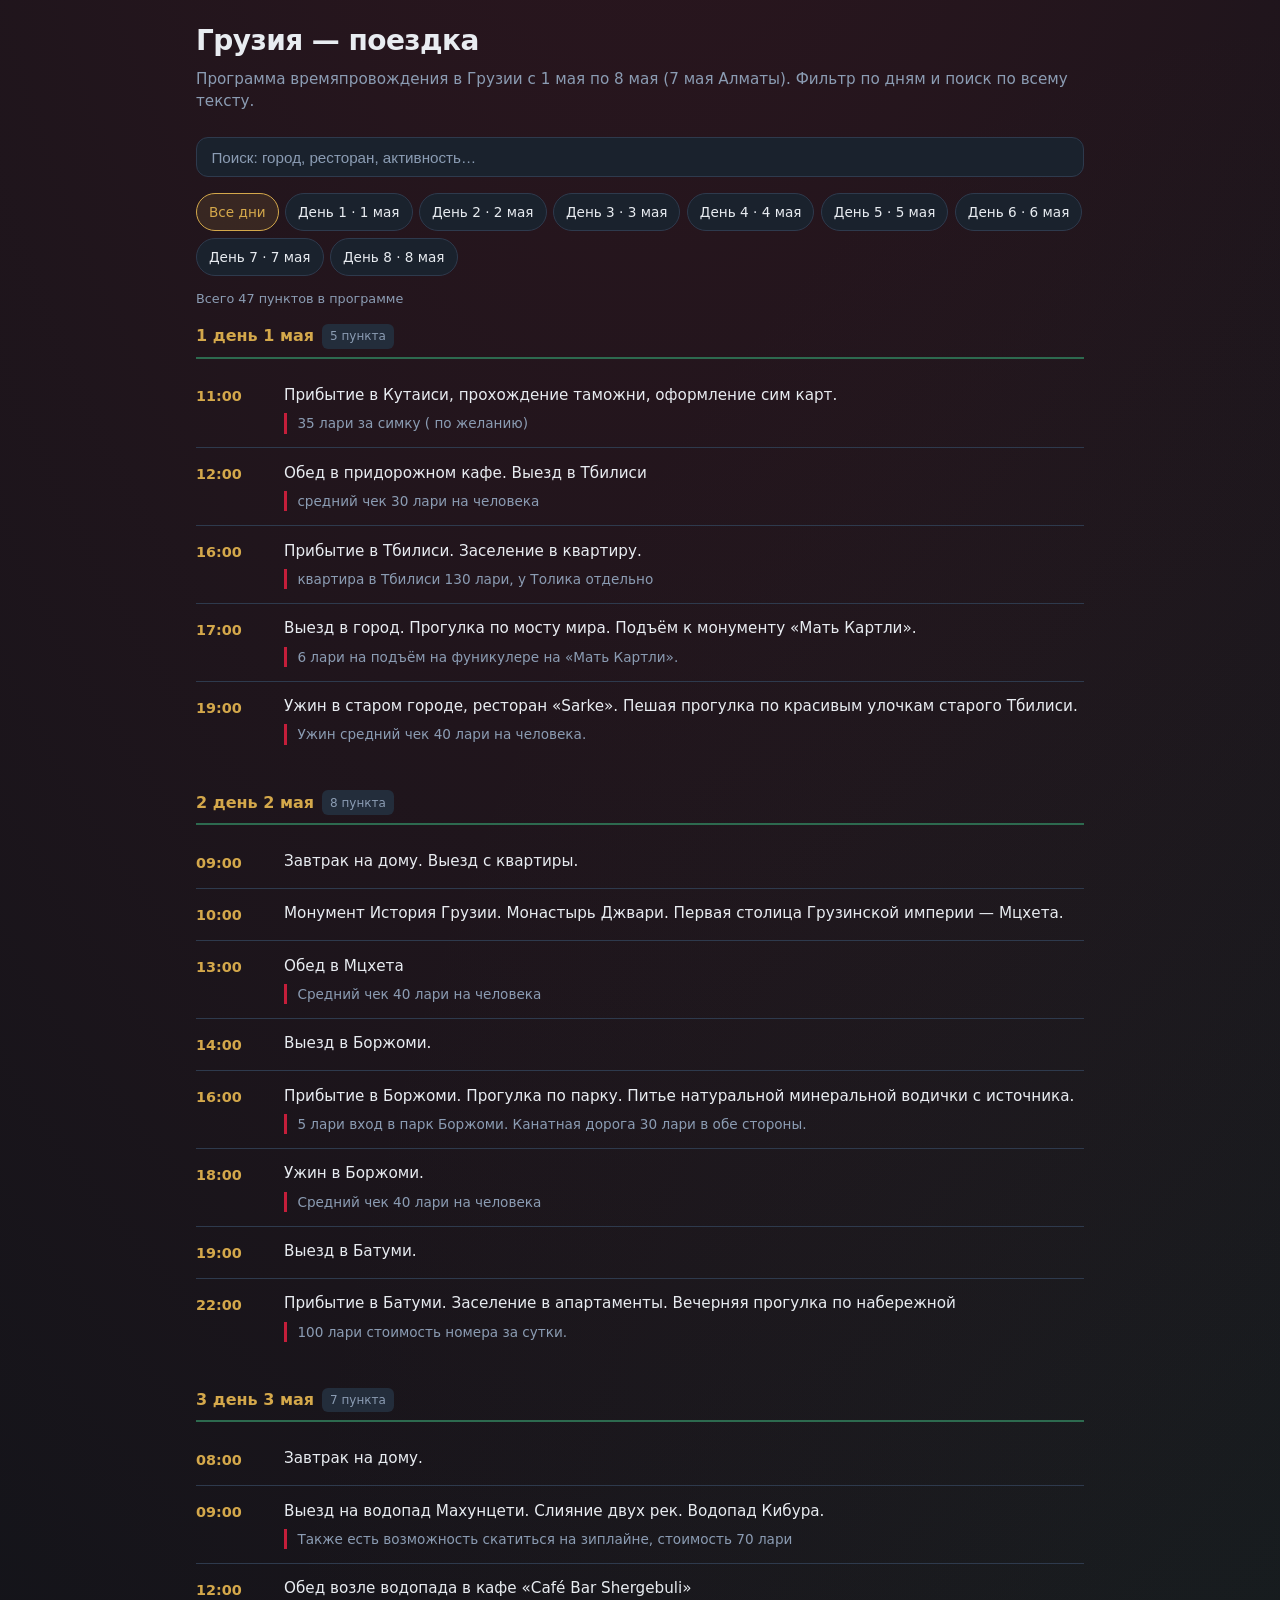
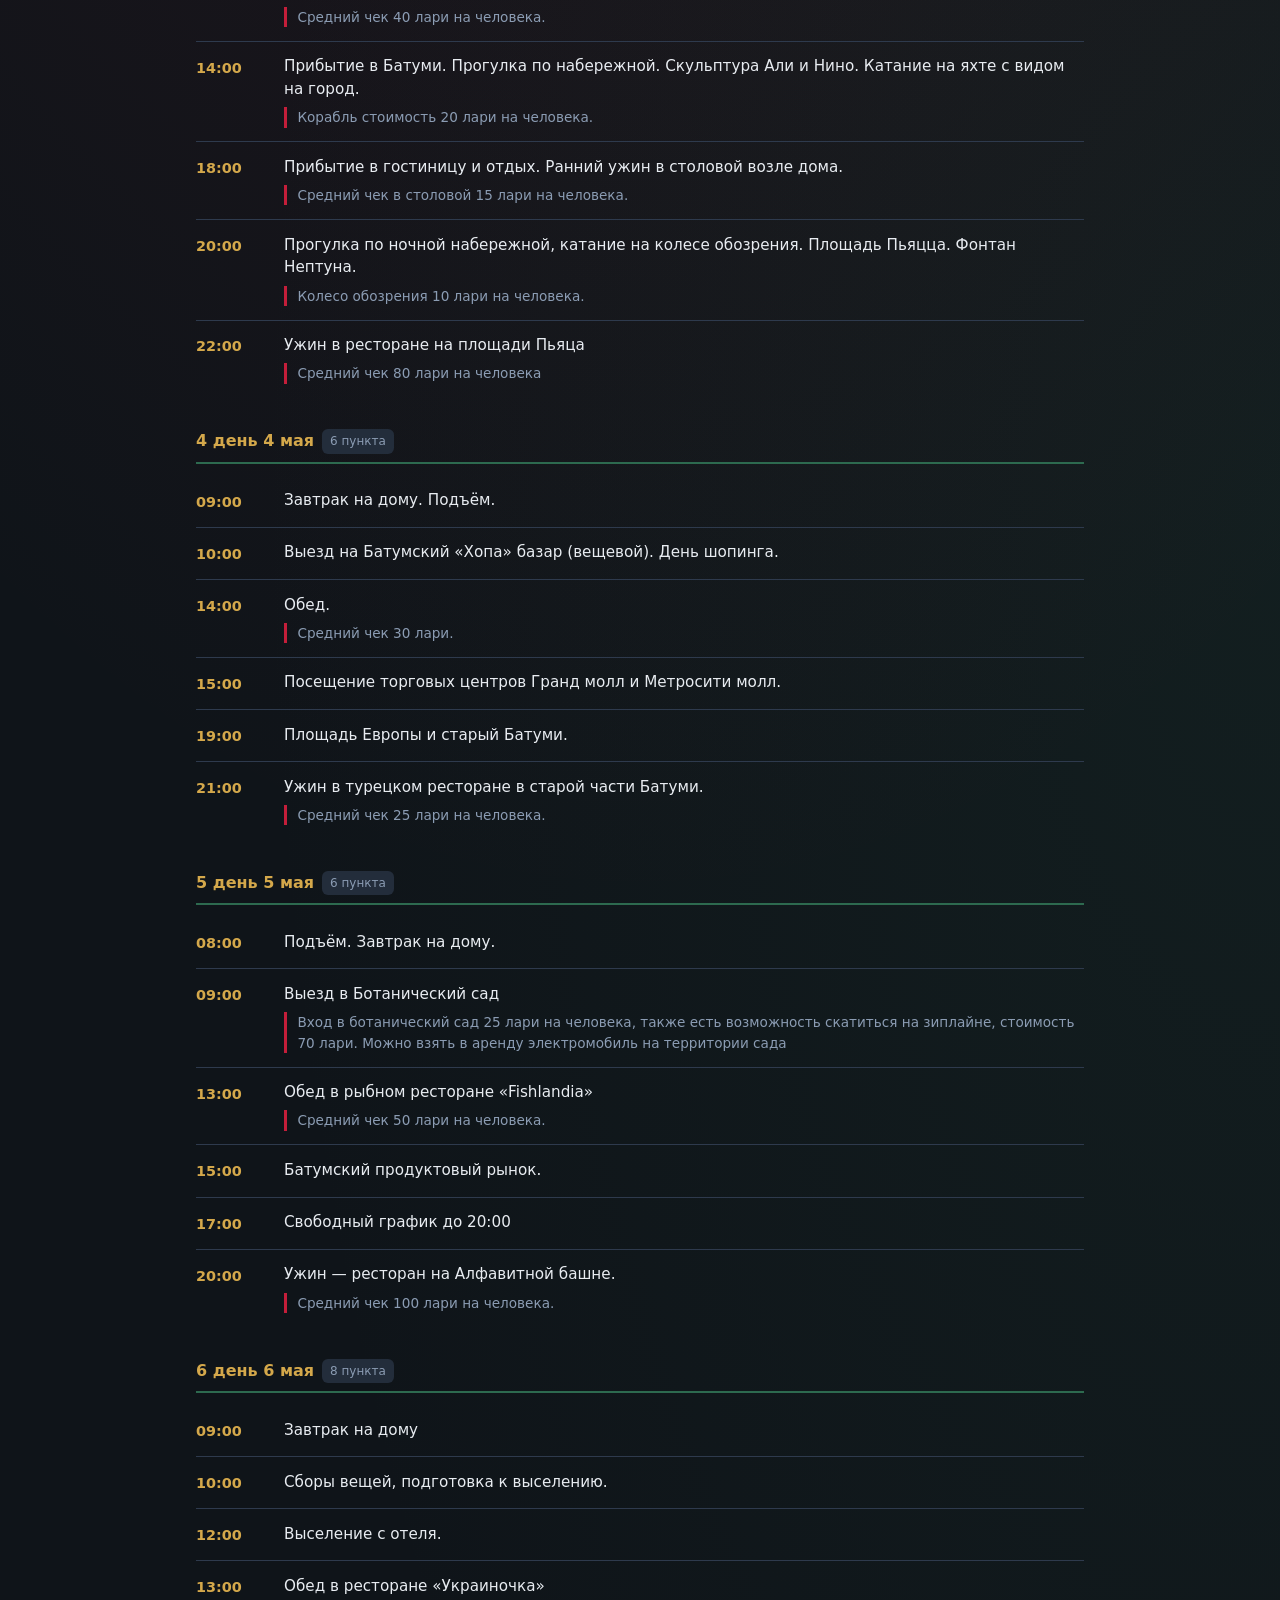
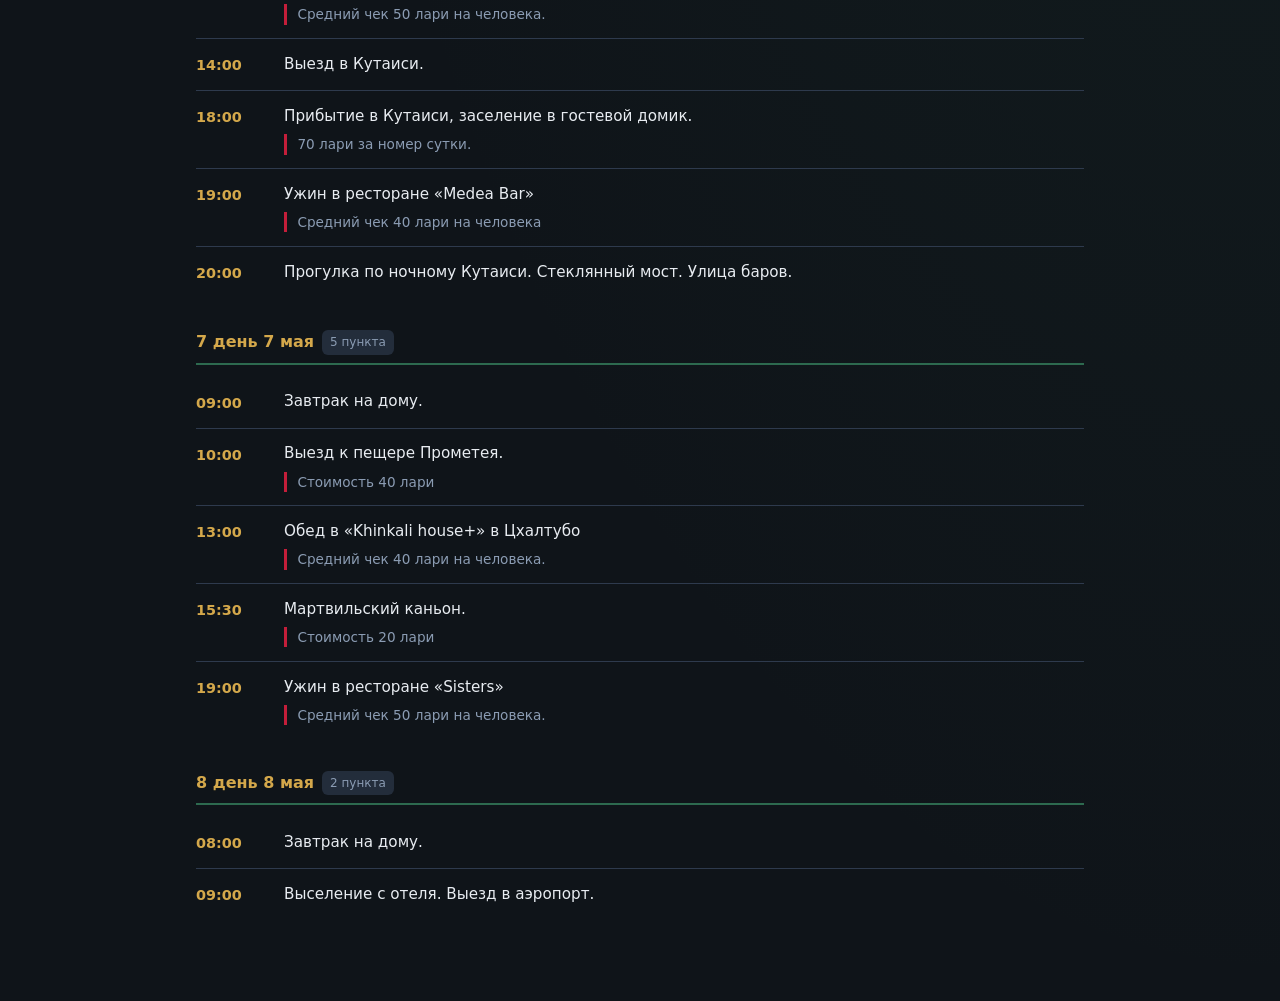
<file: raspisanie.html>
<!DOCTYPE html>
<html lang="ru">
<head>
  <meta charset="UTF-8" />
  <meta name="viewport" content="width=device-width, initial-scale=1" />
  <title>Грузия — расписание 1–8 мая</title>
  <style>
    :root {
      --bg: #0f1419;
      --surface: #1a222d;
      --surface2: #232d3b;
      --border: #2e3a4d;
      --text: #e8ecf1;
      --muted: #8b9cb3;
      --accent: #c41e3a;
      --accent-dim: rgba(196, 30, 58, 0.15);
      --gold: #d4a84b;
      --gold-dim: rgba(212, 168, 75, 0.12);
      --green: #2d6a4f;
      --radius: 12px;
      --font: "Segoe UI", system-ui, -apple-system, sans-serif;
    }

    .visually-hidden {
      position: absolute;
      width: 1px;
      height: 1px;
      padding: 0;
      margin: -1px;
      overflow: hidden;
      clip: rect(0, 0, 0, 0);
      white-space: nowrap;
      border: 0;
    }

    * {
      box-sizing: border-box;
    }

    body {
      margin: 0;
      min-height: 100vh;
      font-family: var(--font);
      background: var(--bg);
      color: var(--text);
      line-height: 1.5;
      background-image:
        radial-gradient(ellipse 120% 80% at 50% -20%, rgba(196, 30, 58, 0.18), transparent),
        radial-gradient(ellipse 80% 50% at 100% 50%, rgba(45, 106, 79, 0.12), transparent);
    }

    .wrap {
      max-width: 920px;
      margin: 0 auto;
      padding: 1.25rem 1rem 3rem;
    }

    header {
      margin-bottom: 1.5rem;
    }

    header h1 {
      font-size: clamp(1.35rem, 4vw, 1.75rem);
      font-weight: 700;
      margin: 0 0 0.35rem;
      letter-spacing: -0.02em;
    }

    header p {
      margin: 0;
      color: var(--muted);
      font-size: 0.95rem;
    }

    .toolbar {
      display: flex;
      flex-wrap: wrap;
      gap: 0.75rem;
      align-items: center;
      margin-bottom: 1rem;
    }

    .search {
      flex: 1 1 200px;
      min-width: 160px;
    }

    .search input {
      width: 100%;
      padding: 0.65rem 0.9rem;
      border-radius: var(--radius);
      border: 1px solid var(--border);
      background: var(--surface);
      color: var(--text);
      font-size: 0.95rem;
    }

    .search input::placeholder {
      color: var(--muted);
    }

    .search input:focus {
      outline: none;
      border-color: var(--accent);
      box-shadow: 0 0 0 3px var(--accent-dim);
    }

    .day-tabs {
      display: flex;
      flex-wrap: wrap;
      gap: 0.4rem;
    }

    .day-tabs button {
      font: inherit;
      cursor: pointer;
      padding: 0.5rem 0.75rem;
      border-radius: 999px;
      border: 1px solid var(--border);
      background: var(--surface);
      color: var(--text);
      font-size: 0.85rem;
      transition: background 0.15s, border-color 0.15s, color 0.15s;
    }

    .day-tabs button:hover {
      background: var(--surface2);
      border-color: var(--muted);
    }

    .day-tabs button[aria-pressed="true"] {
      background: var(--accent-dim);
      border-color: var(--accent);
      color: #fff;
    }

    .day-tabs button.all {
      border-color: var(--gold);
      color: var(--gold);
    }

    .day-tabs button.all[aria-pressed="true"] {
      background: var(--gold-dim);
      border-color: var(--gold);
      color: var(--gold);
    }

    .stats {
      font-size: 0.8rem;
      color: var(--muted);
      margin-bottom: 1rem;
    }

    .empty {
      text-align: center;
      padding: 2.5rem 1rem;
      color: var(--muted);
      border: 1px dashed var(--border);
      border-radius: var(--radius);
    }

    .day-block {
      margin-bottom: 2rem;
    }

    .day-block h2 {
      font-size: 1rem;
      font-weight: 600;
      margin: 0 0 0.75rem;
      padding-bottom: 0.5rem;
      border-bottom: 2px solid var(--green);
      color: var(--gold);
      display: flex;
      align-items: center;
      gap: 0.5rem;
    }

    .day-block h2 .badge {
      font-size: 0.75rem;
      font-weight: 500;
      background: var(--surface2);
      color: var(--muted);
      padding: 0.2rem 0.5rem;
      border-radius: 6px;
    }

    .timeline {
      position: relative;
      padding-left: 0;
    }

    .event {
      display: grid;
      grid-template-columns: 4.5rem 1fr;
      gap: 0.75rem 1rem;
      padding: 0.85rem 0;
      border-bottom: 1px solid var(--border);
      align-items: start;
    }

    .event:last-child {
      border-bottom: none;
    }

    .event-time {
      font-variant-numeric: tabular-nums;
      font-weight: 600;
      font-size: 0.9rem;
      color: var(--gold);
      padding-top: 0.15rem;
    }

    .event-body {
      min-width: 0;
    }

    .event-program {
      margin: 0;
      font-size: 0.95rem;
    }

    .event-cost {
      margin: 0.4rem 0 0;
      font-size: 0.85rem;
      color: var(--muted);
      padding-left: 0.65rem;
      border-left: 3px solid var(--accent);
    }

    .event-cost:empty {
      display: none;
    }

    .event.hidden {
      display: none;
    }

    .day-block.hidden {
      display: none;
    }

    .jump-top {
      position: fixed;
      bottom: 1.25rem;
      right: 1.25rem;
      width: 44px;
      height: 44px;
      border-radius: 50%;
      border: 1px solid var(--border);
      background: var(--surface);
      color: var(--text);
      cursor: pointer;
      font-size: 1.1rem;
      line-height: 1;
      box-shadow: 0 4px 20px rgba(0, 0, 0, 0.35);
      opacity: 0;
      pointer-events: none;
      transition: opacity 0.2s;
    }

    .jump-top.visible {
      opacity: 1;
      pointer-events: auto;
    }

    .jump-top:hover {
      border-color: var(--accent);
    }

    @media (max-width: 520px) {
      .event {
        grid-template-columns: 1fr;
        gap: 0.25rem;
      }

      .event-time {
        font-size: 0.8rem;
      }
    }
  </style>
</head>
<body>
  <div class="wrap">
    <header>
      <h1>Грузия — поездка</h1>
      <p id="subtitle">Программа времяпровождения в Грузии с 1 мая по 8 мая (7 мая Алматы). Фильтр по дням и поиск по всему тексту.</p>
    </header>

    <div class="toolbar">
      <label class="search">
        <span class="visually-hidden">Поиск</span>
        <input type="search" id="q" placeholder="Поиск: город, ресторан, активность…" autocomplete="off" />
      </label>
    </div>

    <div class="day-tabs" id="tabs" role="tablist" aria-label="День поездки"></div>
    <p class="stats" id="stats" aria-live="polite"></p>
    <div id="schedule"></div>
  </div>

  <button type="button" class="jump-top" id="top" title="Наверх">↑</button>

  <script id="data" type="application/json">
[
  {"day":1,"label":"1 мая","title":"1 день 1 мая","time":"11:00","program":"Прибытие в Кутаиси, прохождение таможни, оформление сим карт.","cost":"35 лари за симку ( по желанию)"},
  {"day":1,"label":"1 мая","title":"1 день 1 мая","time":"12:00","program":"Обед в придорожном кафе. Выезд в Тбилиси","cost":"средний чек 30 лари на человека"},
  {"day":1,"label":"1 мая","title":"1 день 1 мая","time":"16:00","program":"Прибытие в Тбилиси. Заселение в квартиру.","cost":"квартира в Тбилиси 130 лари, у Толика отдельно"},
  {"day":1,"label":"1 мая","title":"1 день 1 мая","time":"17:00","program":"Выезд в город. Прогулка по мосту мира. Подъём к монументу «Мать Картли».","cost":"6 лари на подъём на фуникулере на «Мать Картли»."},
  {"day":1,"label":"1 мая","title":"1 день 1 мая","time":"19:00","program":"Ужин в старом городе, ресторан «Sarke». Пешая прогулка по красивым улочкам старого Тбилиси.","cost":"Ужин средний чек 40 лари на человека."},
  {"day":2,"label":"2 мая","title":"2 день 2 мая","time":"09:00","program":"Завтрак на дому. Выезд с квартиры.","cost":""},
  {"day":2,"label":"2 мая","title":"2 день 2 мая","time":"10:00","program":"Монумент История Грузии. Монастырь Джвари. Первая столица Грузинской империи — Мцхета.","cost":""},
  {"day":2,"label":"2 мая","title":"2 день 2 мая","time":"13:00","program":"Обед в Мцхета","cost":"Средний чек 40 лари на человека"},
  {"day":2,"label":"2 мая","title":"2 день 2 мая","time":"14:00","program":"Выезд в Боржоми.","cost":""},
  {"day":2,"label":"2 мая","title":"2 день 2 мая","time":"16:00","program":"Прибытие в Боржоми. Прогулка по парку. Питье натуральной минеральной водички с источника.","cost":"5 лари вход в парк Боржоми. Канатная дорога 30 лари в обе стороны."},
  {"day":2,"label":"2 мая","title":"2 день 2 мая","time":"18:00","program":"Ужин в Боржоми.","cost":"Средний чек 40 лари на человека"},
  {"day":2,"label":"2 мая","title":"2 день 2 мая","time":"19:00","program":"Выезд в Батуми.","cost":""},
  {"day":2,"label":"2 мая","title":"2 день 2 мая","time":"22:00","program":"Прибытие в Батуми. Заселение в апартаменты. Вечерняя прогулка по набережной","cost":"100 лари стоимость номера за сутки."},
  {"day":3,"label":"3 мая","title":"3 день 3 мая","time":"08:00","program":"Завтрак на дому.","cost":""},
  {"day":3,"label":"3 мая","title":"3 день 3 мая","time":"09:00","program":"Выезд на водопад Махунцети. Слияние двух рек. Водопад Кибура.","cost":"Также есть возможность скатиться на зиплайне, стоимость 70 лари"},
  {"day":3,"label":"3 мая","title":"3 день 3 мая","time":"12:00","program":"Обед возле водопада в кафе «Café Bar Shergebuli»","cost":"Средний чек 40 лари на человека."},
  {"day":3,"label":"3 мая","title":"3 день 3 мая","time":"14:00","program":"Прибытие в Батуми. Прогулка по набережной. Скульптура Али и Нино. Катание на яхте с видом на город.","cost":"Корабль стоимость 20 лари на человека."},
  {"day":3,"label":"3 мая","title":"3 день 3 мая","time":"18:00","program":"Прибытие в гостиницу и отдых. Ранний ужин в столовой возле дома.","cost":"Средний чек в столовой 15 лари на человека."},
  {"day":3,"label":"3 мая","title":"3 день 3 мая","time":"20:00","program":"Прогулка по ночной набережной, катание на колесе обозрения. Площадь Пьяцца. Фонтан Нептуна.","cost":"Колесо обозрения 10 лари на человека."},
  {"day":3,"label":"3 мая","title":"3 день 3 мая","time":"22:00","program":"Ужин в ресторане на площади Пьяца","cost":"Средний чек 80 лари на человека"},
  {"day":4,"label":"4 мая","title":"4 день 4 мая","time":"09:00","program":"Завтрак на дому. Подъём.","cost":""},
  {"day":4,"label":"4 мая","title":"4 день 4 мая","time":"10:00","program":"Выезд на Батумский «Хопа» базар (вещевой). День шопинга.","cost":""},
  {"day":4,"label":"4 мая","title":"4 день 4 мая","time":"14:00","program":"Обед.","cost":"Средний чек 30 лари."},
  {"day":4,"label":"4 мая","title":"4 день 4 мая","time":"15:00","program":"Посещение торговых центров Гранд молл и Метросити молл.","cost":""},
  {"day":4,"label":"4 мая","title":"4 день 4 мая","time":"19:00","program":"Площадь Европы и старый Батуми.","cost":""},
  {"day":4,"label":"4 мая","title":"4 день 4 мая","time":"21:00","program":"Ужин в турецком ресторане в старой части Батуми.","cost":"Средний чек 25 лари на человека."},
  {"day":5,"label":"5 мая","title":"5 день 5 мая","time":"08:00","program":"Подъём. Завтрак на дому.","cost":""},
  {"day":5,"label":"5 мая","title":"5 день 5 мая","time":"09:00","program":"Выезд в Ботанический сад","cost":"Вход в ботанический сад 25 лари на человека, также есть возможность скатиться на зиплайне, стоимость 70 лари. Можно взять в аренду электромобиль на территории сада"},
  {"day":5,"label":"5 мая","title":"5 день 5 мая","time":"13:00","program":"Обед в рыбном ресторане «Fishlandia»","cost":"Средний чек 50 лари на человека."},
  {"day":5,"label":"5 мая","title":"5 день 5 мая","time":"15:00","program":"Батумский продуктовый рынок.","cost":""},
  {"day":5,"label":"5 мая","title":"5 день 5 мая","time":"17:00","program":"Свободный график до 20:00","cost":""},
  {"day":5,"label":"5 мая","title":"5 день 5 мая","time":"20:00","program":"Ужин — ресторан на Алфавитной башне.","cost":"Средний чек 100 лари на человека."},
  {"day":6,"label":"6 мая","title":"6 день 6 мая","time":"09:00","program":"Завтрак на дому","cost":""},
  {"day":6,"label":"6 мая","title":"6 день 6 мая","time":"10:00","program":"Сборы вещей, подготовка к выселению.","cost":""},
  {"day":6,"label":"6 мая","title":"6 день 6 мая","time":"12:00","program":"Выселение с отеля.","cost":""},
  {"day":6,"label":"6 мая","title":"6 день 6 мая","time":"13:00","program":"Обед в ресторане «Украиночка»","cost":"Средний чек 50 лари на человека."},
  {"day":6,"label":"6 мая","title":"6 день 6 мая","time":"14:00","program":"Выезд в Кутаиси.","cost":""},
  {"day":6,"label":"6 мая","title":"6 день 6 мая","time":"18:00","program":"Прибытие в Кутаиси, заселение в гостевой домик.","cost":"70 лари за номер сутки."},
  {"day":6,"label":"6 мая","title":"6 день 6 мая","time":"19:00","program":"Ужин в ресторане «Medea Bar»","cost":"Средний чек 40 лари на человека"},
  {"day":6,"label":"6 мая","title":"6 день 6 мая","time":"20:00","program":"Прогулка по ночному Кутаиси. Стеклянный мост. Улица баров.","cost":""},
  {"day":7,"label":"7 мая","title":"7 день 7 мая","time":"09:00","program":"Завтрак на дому.","cost":""},
  {"day":7,"label":"7 мая","title":"7 день 7 мая","time":"10:00","program":"Выезд к пещере Прометея.","cost":"Стоимость 40 лари"},
  {"day":7,"label":"7 мая","title":"7 день 7 мая","time":"13:00","program":"Обед в «Khinkali house+» в Цхалтубо","cost":"Средний чек 40 лари на человека."},
  {"day":7,"label":"7 мая","title":"7 день 7 мая","time":"15:30","program":"Мартвильский каньон.","cost":"Стоимость 20 лари"},
  {"day":7,"label":"7 мая","title":"7 день 7 мая","time":"19:00","program":"Ужин в ресторане «Sisters»","cost":"Средний чек 50 лари на человека."},
  {"day":8,"label":"8 мая","title":"8 день 8 мая","time":"08:00","program":"Завтрак на дому.","cost":""},
  {"day":8,"label":"8 мая","title":"8 день 8 мая","time":"09:00","program":"Выселение с отеля. Выезд в аэропорт.","cost":""}
]
  </script>

  <script>
    (function () {
      const items = JSON.parse(document.getElementById("data").textContent);
      const scheduleEl = document.getElementById("schedule");
      const tabsEl = document.getElementById("tabs");
      const statsEl = document.getElementById("stats");
      const qEl = document.getElementById("q");
      const topBtn = document.getElementById("top");

      const days = [...new Set(items.map((i) => i.day))].sort((a, b) => a - b);
      let filterDay = null;

      function norm(s) {
        return (s || "").toLowerCase();
      }

      function matchesQuery(item, q) {
        if (!q.trim()) return true;
        const n = norm(q);
        return (
          norm(item.program).includes(n) ||
          norm(item.cost).includes(n) ||
          norm(item.title).includes(n) ||
          norm(item.label).includes(n) ||
          norm(item.time).includes(n)
        );
      }

      function render() {
        const q = qEl.value;
        const byDay = {};
        days.forEach((d) => {
          byDay[d] = [];
        });
        items.forEach((item) => {
          if (filterDay !== null && item.day !== filterDay) return;
          if (!matchesQuery(item, q)) return;
          byDay[item.day].push(item);
        });

        let html = "";
        let totalShown = 0;
        days.forEach((d) => {
          const list = byDay[d];
          if (!list.length) return;
          totalShown += list.length;
          const first = list[0];
          html += `<section class="day-block" data-day="${d}" id="day-${d}">`;
          html += `<h2>${first.title} <span class="badge">${list.length} пункта</span></h2>`;
          html += `<div class="timeline">`;
          list.forEach((ev) => {
            const costHtml = ev.cost
              ? `<p class="event-cost">${escapeHtml(ev.cost)}</p>`
              : "";
            html += `<article class="event" data-day="${ev.day}">`;
            html += `<div class="event-time">${escapeHtml(ev.time)}</div>`;
            html += `<div class="event-body">`;
            html += `<p class="event-program">${escapeHtml(ev.program)}</p>`;
            html += costHtml;
            html += `</div></article>`;
          });
          html += `</div></section>`;
        });

        if (!html) {
          scheduleEl.innerHTML =
            '<p class="empty">Ничего не найдено. Смените день или очистите поиск.</p>';
        } else {
          scheduleEl.innerHTML = html;
        }

        const totalAll = items.filter(
          (i) => filterDay === null || i.day === filterDay
        ).length;
        const filtered = items.filter(
          (i) =>
            (filterDay === null || i.day === filterDay) && matchesQuery(i, q)
        ).length;
        if (q.trim()) {
          statsEl.textContent = `Показано ${filtered} из ${totalAll} пунктов`;
        } else if (filterDay !== null) {
          statsEl.textContent = `День ${filterDay}: ${filtered} пунктов`;
        } else {
          statsEl.textContent = `Всего ${items.length} пунктов в программе`;
        }
      }

      function escapeHtml(t) {
        const div = document.createElement("div");
        div.textContent = t;
        return div.innerHTML;
      }

      const allBtn = document.createElement("button");
      allBtn.type = "button";
      allBtn.className = "all";
      allBtn.textContent = "Все дни";
      allBtn.setAttribute("role", "tab");
      allBtn.setAttribute("aria-pressed", "true");
      allBtn.addEventListener("click", () => {
        filterDay = null;
        updateTabs();
        render();
        window.scrollTo({ top: 0, behavior: "smooth" });
      });
      tabsEl.appendChild(allBtn);

      days.forEach((d) => {
        const btn = document.createElement("button");
        btn.type = "button";
        const label = items.find((i) => i.day === d).label;
        btn.textContent = `День ${d} · ${label}`;
        btn.setAttribute("role", "tab");
        btn.setAttribute("aria-pressed", "false");
        btn.addEventListener("click", () => {
          filterDay = d;
          updateTabs();
          render();
          const el = document.getElementById("day-" + d);
          if (el) el.scrollIntoView({ behavior: "smooth", block: "start" });
        });
        tabsEl.appendChild(btn);
      });

      function updateTabs() {
        const buttons = tabsEl.querySelectorAll("button");
        buttons.forEach((b, i) => {
          if (i === 0) {
            b.setAttribute("aria-pressed", filterDay === null ? "true" : "false");
          } else {
            const d = days[i - 1];
            b.setAttribute("aria-pressed", filterDay === d ? "true" : "false");
          }
        });
      }

      qEl.addEventListener("input", render);
      qEl.addEventListener("search", render);

      window.addEventListener("scroll", () => {
        topBtn.classList.toggle("visible", window.scrollY > 400);
      });
      topBtn.addEventListener("click", () =>
        window.scrollTo({ top: 0, behavior: "smooth" })
      );

      render();
    })();
  </script>
</body>
</html>
</file>
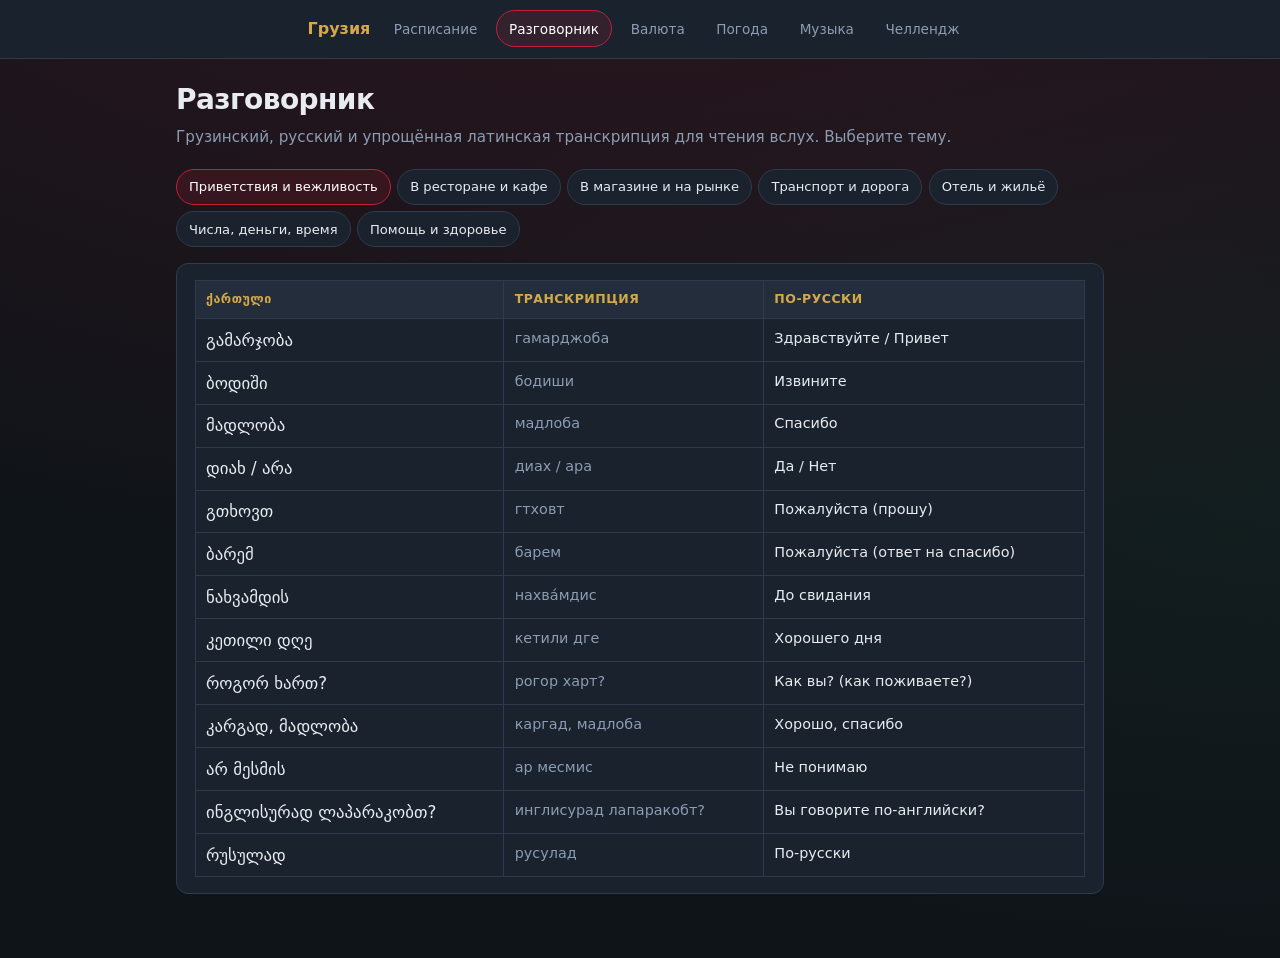
<file: razgovornik.html>
<!DOCTYPE html>
<html lang="ru">
<head>
  <meta charset="UTF-8" />
  <meta name="viewport" content="width=device-width, initial-scale=1" />
  <title>Разговорник — Грузия</title>
  <link rel="stylesheet" href="css/common.css" />
  <style>
    .phrase-tabs {
      display: flex;
      flex-wrap: wrap;
      gap: 0.4rem;
      margin-bottom: 1rem;
    }

    .phrase-tabs button {
      font: inherit;
      cursor: pointer;
      padding: 0.45rem 0.75rem;
      border-radius: 999px;
      border: 1px solid var(--border);
      background: var(--surface);
      color: var(--text);
      font-size: 0.82rem;
    }

    .phrase-tabs button:hover {
      background: var(--surface2);
    }

    .phrase-tabs button[aria-selected="true"] {
      background: var(--accent-dim);
      border-color: var(--accent);
      color: #fff;
    }

    .phrase-panel {
      display: none;
      overflow-x: auto;
    }

    .phrase-panel.active {
      display: block;
    }

    .phrase-table {
      width: 100%;
      border-collapse: collapse;
      font-size: 0.9rem;
    }

    .phrase-table th,
    .phrase-table td {
      border: 1px solid var(--border);
      padding: 0.55rem 0.65rem;
      text-align: left;
      vertical-align: top;
    }

    .phrase-table th {
      background: var(--surface2);
      color: var(--gold);
      font-weight: 600;
      font-size: 0.78rem;
      text-transform: uppercase;
      letter-spacing: 0.04em;
    }

    .phrase-table .ge {
      font-size: 1.05rem;
      line-height: 1.45;
    }

    .phrase-table .tr {
      color: var(--muted);
      font-family: var(--font);
    }
  </style>
</head>
<body>
  <nav class="site-nav" aria-label="Разделы сайта">
    <a class="brand" href="index.html">Грузия</a>
    <div class="nav-links">
      <a href="index.html">Расписание</a>
      <a href="razgovornik.html" aria-current="page">Разговорник</a>
      <a href="converter.html">Валюта</a>
      <a href="pogoda.html">Погода</a>
      <a href="music.html">Музыка</a>
      <a href="challenge.html">Челлендж</a>
    </div>
  </nav>
  <div class="wrap">
    <header>
      <h1 class="page-h1">Разговорник</h1>
      <p class="page-lead">
        Грузинский, русский и упрощённая латинская транскрипция для чтения вслух. Выберите тему.
      </p>
    </header>

    <div class="phrase-tabs" id="phraseTabs" role="tablist" aria-label="Темы фраз"></div>
    <div id="phrasePanels"></div>
  </div>

  <script src="phrasebook.js"></script>
  <script>
    (function () {
      const data = window.PHRASEBOOK || [];
      const tabsEl = document.getElementById("phraseTabs");
      const panelsEl = document.getElementById("phrasePanels");

      data.forEach(function (cat, i) {
        const btn = document.createElement("button");
        btn.type = "button";
        btn.setAttribute("role", "tab");
        btn.setAttribute("aria-selected", i === 0 ? "true" : "false");
        btn.setAttribute("aria-controls", "panel-" + cat.id);
        btn.id = "tab-" + cat.id;
        btn.textContent = cat.title;
        btn.addEventListener("click", function () {
          activate(i);
        });
        tabsEl.appendChild(btn);

        const panel = document.createElement("div");
        panel.className = "phrase-panel card" + (i === 0 ? " active" : "");
        panel.id = "panel-" + cat.id;
        panel.setAttribute("role", "tabpanel");
        panel.setAttribute("aria-labelledby", "tab-" + cat.id);
        panel.hidden = i !== 0;

        let html =
          '<table class="phrase-table"><thead><tr><th>ქართული</th><th>Транскрипция</th><th>По-русски</th></tr></thead><tbody>';
        cat.phrases.forEach(function (p) {
          html +=
            "<tr><td class=\"ge\">" +
            escapeHtml(p.ge) +
            '</td><td class="tr">' +
            escapeHtml(p.tr) +
            "</td><td>" +
            escapeHtml(p.ru) +
            "</td></tr>";
        });
        html += "</tbody></table>";
        panel.innerHTML = html;
        panelsEl.appendChild(panel);
      });

      function escapeHtml(t) {
        const d = document.createElement("div");
        d.textContent = t;
        return d.innerHTML;
      }

      function activate(index) {
        const tabs = tabsEl.querySelectorAll("button");
        const panels = panelsEl.querySelectorAll(".phrase-panel");
        tabs.forEach(function (t, j) {
          t.setAttribute("aria-selected", j === index ? "true" : "false");
        });
        panels.forEach(function (p, j) {
          p.classList.toggle("active", j === index);
          p.hidden = j !== index;
        });
      }
    })();
  </script>
  <script src="register-sw.js"></script>
</body>
</html>
</file>
<file: css/common.css>
:root {
  --bg: #0f1419;
  --surface: #1a222d;
  --surface2: #232d3b;
  --border: #2e3a4d;
  --text: #e8ecf1;
  --muted: #8b9cb3;
  --accent: #c41e3a;
  --accent-dim: rgba(196, 30, 58, 0.15);
  --gold: #d4a84b;
  --gold-dim: rgba(212, 168, 75, 0.12);
  --green: #2d6a4f;
  --radius: 12px;
  --font: "Segoe UI", system-ui, -apple-system, sans-serif;
}

* {
  box-sizing: border-box;
}

.visually-hidden {
  position: absolute;
  width: 1px;
  height: 1px;
  padding: 0;
  margin: -1px;
  overflow: hidden;
  clip: rect(0, 0, 0, 0);
  white-space: nowrap;
  border: 0;
}

body {
  margin: 0;
  min-height: 100vh;
  font-family: var(--font);
  background: var(--bg);
  color: var(--text);
  line-height: 1.5;
  background-image:
    radial-gradient(ellipse 120% 80% at 50% -20%, rgba(196, 30, 58, 0.18), transparent),
    radial-gradient(ellipse 80% 50% at 100% 50%, rgba(45, 106, 79, 0.12), transparent);
}

.site-nav {
  display: flex;
  flex-wrap: wrap;
  align-items: center;
  justify-content: center;
  gap: 0.35rem 0.65rem;
  padding: 0.65rem 1rem;
  background: var(--surface);
  border-bottom: 1px solid var(--border);
  position: sticky;
  top: 0;
  z-index: 100;
}

.site-nav a.brand {
  font-weight: 700;
  color: var(--gold);
  text-decoration: none;
  margin-right: 0;
  padding: 0.4rem 0;
}

.site-nav a.brand:hover {
  color: var(--text);
}

.site-nav .nav-links {
  display: flex;
  flex-wrap: wrap;
  gap: 0.35rem;
  align-items: center;
  justify-content: center;
}

.site-nav .nav-links a {
  font: inherit;
  font-size: 0.85rem;
  color: var(--muted);
  text-decoration: none;
  padding: 0.45rem 0.75rem;
  border-radius: 999px;
  border: 1px solid transparent;
}

.site-nav .nav-links a:hover {
  color: var(--text);
  background: var(--surface2);
  border-color: var(--border);
}

.site-nav .nav-links a[aria-current="page"] {
  color: #fff;
  background: var(--accent-dim);
  border-color: var(--accent);
}

.wrap {
  max-width: 960px;
  margin: 0 auto;
  padding: 1.25rem 1rem 3rem;
}

.page-h1 {
  font-size: clamp(1.35rem, 4vw, 1.75rem);
  font-weight: 700;
  margin: 0 0 0.35rem;
  letter-spacing: -0.02em;
}

.page-lead {
  margin: 0 0 1.25rem;
  color: var(--muted);
  font-size: 0.95rem;
}

.card {
  background: var(--surface);
  border: 1px solid var(--border);
  border-radius: var(--radius);
  padding: 1rem 1.1rem;
  margin-bottom: 1rem;
}

.btn {
  font: inherit;
  cursor: pointer;
  padding: 0.55rem 1rem;
  border-radius: var(--radius);
  border: 1px solid var(--border);
  background: var(--surface2);
  color: var(--text);
}

.btn:hover {
  border-color: var(--accent);
}

.btn-primary {
  background: var(--accent-dim);
  border-color: var(--accent);
  color: #fff;
}

input[type="number"],
input[type="text"],
select {
  font: inherit;
  padding: 0.55rem 0.75rem;
  border-radius: var(--radius);
  border: 1px solid var(--border);
  background: var(--surface);
  color: var(--text);
}

input:focus,
select:focus {
  outline: none;
  border-color: var(--accent);
  box-shadow: 0 0 0 3px var(--accent-dim);
}

.muted {
  color: var(--muted);
  font-size: 0.85rem;
}

.err {
  color: #f87171;
  font-size: 0.9rem;
}
</file>
